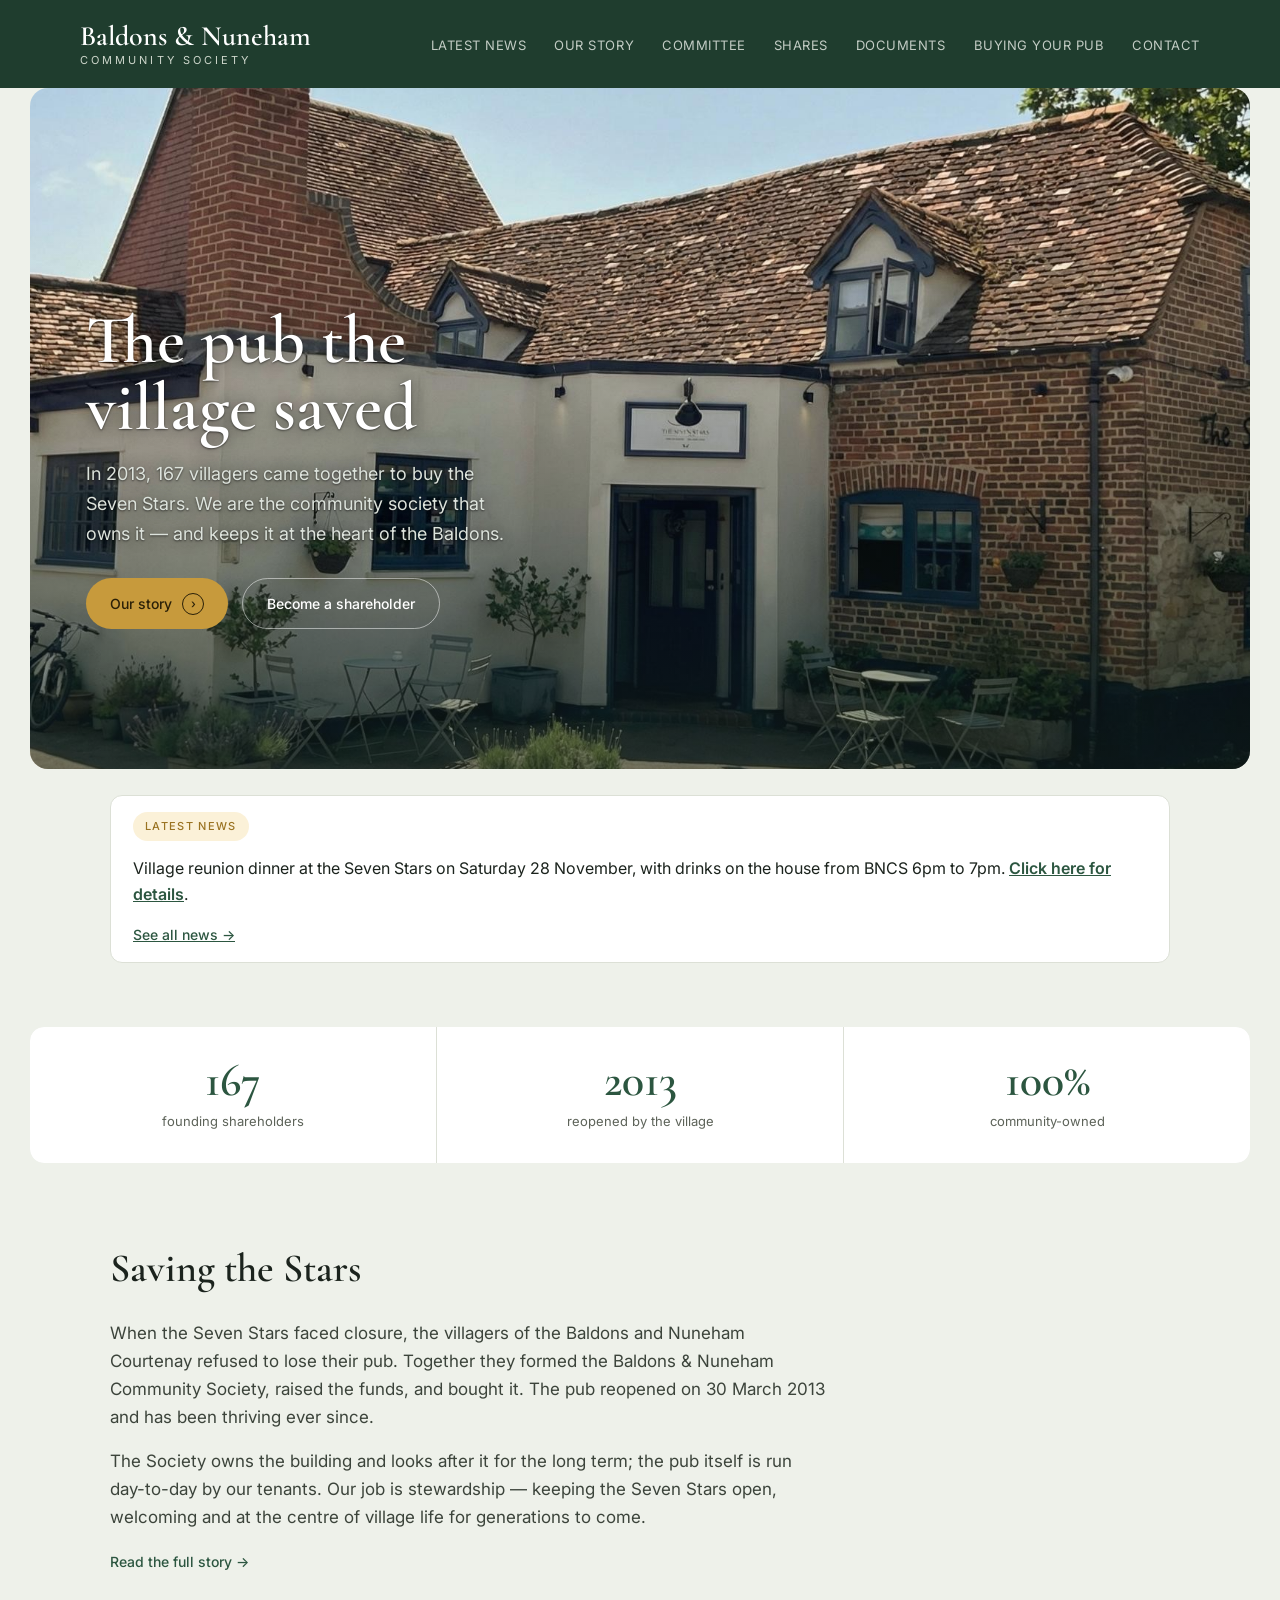
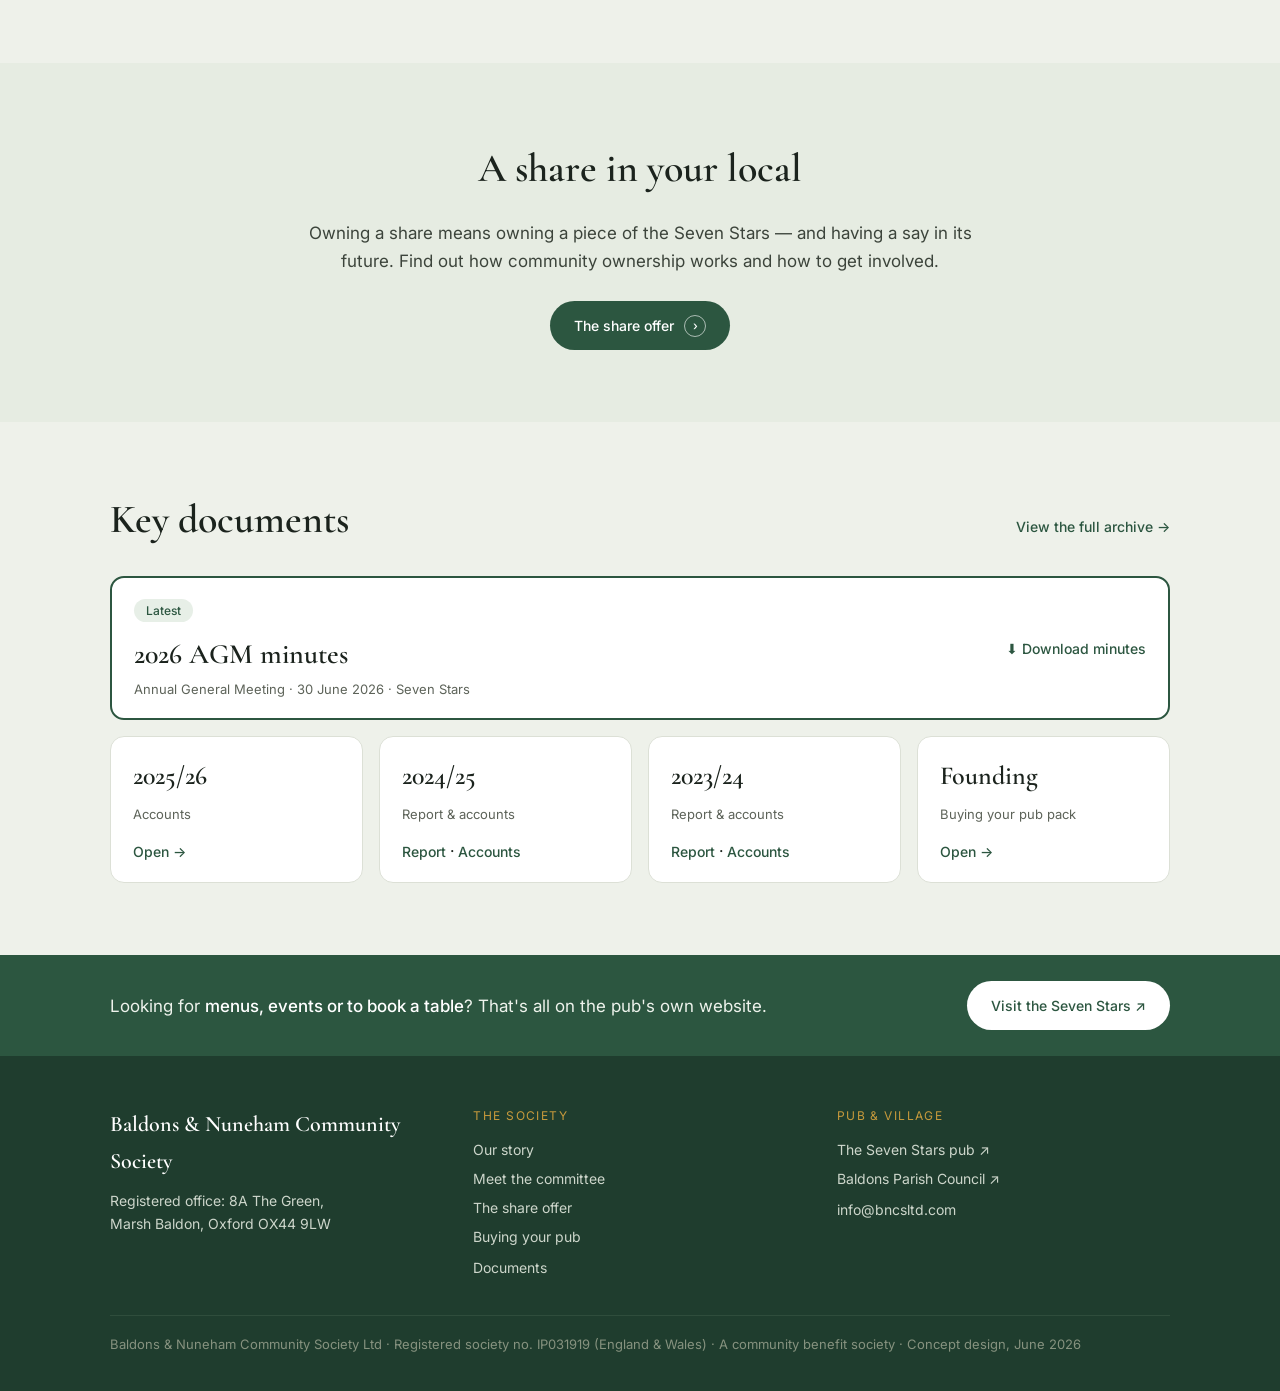
<file: index.html>
<!DOCTYPE html>
<html lang="en">
<head>
<meta charset="utf-8">
<meta name="viewport" content="width=device-width, initial-scale=1">
<title>Baldons &amp; Nuneham Community Society — the Seven Stars</title>
<link rel="preconnect" href="https://fonts.googleapis.com">
<link rel="preconnect" href="https://fonts.gstatic.com" crossorigin>
<link rel="stylesheet" href="assets/styles.css">
<script src="https://identity.netlify.com/v1/netlify-identity-widget.js"></script>
</head>
<body>

<div class="band">
  <div class="wrap topnav">
    <a class="mark" href="index.html"><span class="m1">Baldons &amp; Nuneham</span><span class="m2">Community Society</span></a>
    <nav>
      <a href="news.html">Latest news</a>
      <a href="story.html">Our story</a>
      <a href="committee.html">Committee</a>
      <a href="shares.html">Shares</a>
      <a href="documents.html">Documents</a>
      <a href="buying-your-pub.html">Buying your pub</a>
      <a href="contact.html">Contact</a>
    </nav>
    <button class="hamburger" id="menuBtn" aria-label="Open menu"><span></span><span></span><span></span></button>
  </div>
</div>

<div class="hero">
  <div class="bg"></div>
  <div class="veil"></div>
  <div class="inner">
    <h1 class="serif">The pub the<br>village saved</h1>
    <p>In 2013, 167 villagers came together to buy the Seven Stars. We are the community society that owns it — and keeps it at the heart of the Baldons.</p>
    <div class="ctas">
      <a class="btn btn-gold" href="story.html">Our story <span class="arr">›</span></a>
      <a class="btn btn-ghost" href="shares.html">Become a shareholder</a>
    </div>
  </div>
</div>

<div class="wrap" style="margin-top:26px;">
  <div id="news" class="newsbar">
    <div style="display:flex;align-items:center;gap:14px;flex-wrap:wrap;">
      <span class="tag">Latest news</span>
      <span style="font-size:16px;">Village reunion dinner at the Seven Stars on Saturday 28 November, with drinks on the house from BNCS 6pm to 7pm. <a href="village-reunion-2026.html" style="color:var(--green2);font-weight:600;text-decoration:underline;">Click here for details</a>.</span>
    </div>
    <a class="go" href="news.html">See all news →</a>
  </div>
</div>

<div class="stats">
  <div class="stat"><div class="n serif">167</div><div class="l">founding shareholders</div></div>
  <div class="stat"><div class="n serif">2013</div><div class="l">reopened by the village</div></div>
  <div class="stat"><div class="n serif">100%</div><div class="l">community-owned</div></div>
</div>

<section class="block">
  <div class="wrap">
    <h2 class="head serif">Saving the Stars</h2>
    <div class="lede">
      <p>When the Seven Stars faced closure, the villagers of the Baldons and Nuneham Courtenay refused to lose their pub. Together they formed the Baldons &amp; Nuneham Community Society, raised the funds, and bought it. The pub reopened on 30&nbsp;March&nbsp;2013 and has been thriving ever since.</p>
      <p>The Society owns the building and looks after it for the long term; the pub itself is run day-to-day by our tenants. Our job is stewardship — keeping the Seven Stars open, welcoming and at the centre of village life for generations to come.</p>
      <p style="margin-top:8px;"><a class="dl" href="story.html">Read the full story →</a></p>
    </div>
  </div>
</section>

<section class="block shares">
  <div class="wrap">
    <h2 class="head serif">A share in your local</h2>
    <div class="lede">Owning a share means owning a piece of the Seven Stars — and having a say in its future. Find out how community ownership works and how to get involved.</div>
    <a class="btn btn-green" href="shares.html">The share offer <span class="arr" style="border-color:rgba(255,255,255,.6);">›</span></a>
  </div>
</section>

<section class="block" style="padding-top:64px;">
  <div class="wrap">
    <div class="docs-head"><h2 class="head serif" style="margin:0;">Key documents</h2><span><a class="dl" href="documents.html">View the full archive →</a></span></div>

    <a class="doc featured" href="/document-library/wp-content/uploads/2026/06/BNCS-AGM-Minutes-30Jun2026.pdf">
      <div>
        <span class="pill">Latest</span>
        <div class="serif" style="font-size:28px;margin-top:8px;">2026 AGM minutes</div>
        <div class="sub2" style="margin:2px 0 0;">Annual General Meeting · 30 June 2026 · Seven Stars</div>
      </div>
      <span class="dl">⬇ Download minutes</span>
    </a>

    <div class="grid">
      <div class="doc"><div class="yr serif">2025/26</div><div class="sub2">Accounts</div><a class="dl" href="/document-library/wp-content/uploads/2026/06/BNCS-accounts-202526-for-AGM.pdf">Open →</a></div>
      <div class="doc"><div class="yr serif">2024/25</div><div class="sub2">Report &amp; accounts</div><a class="dl" href="/document-library/wp-content/uploads/2025/07/Committee-Report-2025-for-AGM-Final.pdf">Report</a> · <a class="dl" href="/document-library/wp-content/uploads/2025/07/BNCS-accounts-202425-for-AGM.pdf">Accounts</a></div>
      <div class="doc"><div class="yr serif">2023/24</div><div class="sub2">Report &amp; accounts</div><a class="dl" href="/document-library/wp-content/uploads/2024/07/BNCS-202324-Committee-Report-for-AGM.pdf">Report</a> · <a class="dl" href="/document-library/wp-content/uploads/2024/07/BNCS-202324-Accounts-for-AGM.pdf">Accounts</a></div>
      <div class="doc"><div class="yr serif">Founding</div><div class="sub2">Buying your pub pack</div><a class="dl" href="buying-your-pub.html">Open →</a></div>
    </div>
  </div>
</section>

<div class="pubstrip">
  <div class="wrap">
    <div class="t">Looking for <b>menus, events or to book a table</b>? That's all on the pub's own website.</div>
    <a class="btn btn-light" href="http://sevenstarsatmarshbaldon.co.uk/">Visit the Seven Stars ↗</a>
  </div>
</div>

<footer>
  <div class="wrap">
    <div class="fgrid">
      <div>
        <div class="fname serif">Baldons &amp; Nuneham Community Society</div>
        <div style="font-size:14px;">Registered office: 8A The Green,<br>Marsh Baldon, Oxford OX44 9LW</div>
      </div>
      <div>
        <div class="fh">The Society</div>
        <a href="story.html" style="display:block;margin-bottom:6px;">Our story</a>
        <a href="committee.html" style="display:block;margin-bottom:6px;">Meet the committee</a>
        <a href="shares.html" style="display:block;margin-bottom:6px;">The share offer</a>
        <a href="buying-your-pub.html" style="display:block;margin-bottom:6px;">Buying your pub</a>
        <a href="documents.html">Documents</a>
      </div>
      <div>
        <div class="fh">Pub &amp; village</div>
        <a href="http://sevenstarsatmarshbaldon.co.uk/" style="display:block;margin-bottom:6px;">The Seven Stars pub ↗</a>
        <a href="https://baldonspc.org/" style="display:block;margin-bottom:6px;">Baldons Parish Council ↗</a>
        <a href="mailto:info@bncsltd.com">info@bncsltd.com</a>
      </div>
    </div>
    <div class="legal">Baldons &amp; Nuneham Community Society Ltd · Registered society no. IP031919 (England &amp; Wales) · A community benefit society · Concept design, June 2026</div>
  </div>
</footer>

<script>
if (window.netlifyIdentity) {
  window.netlifyIdentity.on("init", function(user) {
    if (!user) {
      window.netlifyIdentity.on("login", function() {
        document.location.href = "/admin/";
      });
    }
  });
}
var isMobile=window.innerWidth<=820;
document.querySelectorAll('a[href$=".pdf"]').forEach(function(a){
  if(!isMobile){a.setAttribute('target','_blank');}
});
var btn=document.getElementById('menuBtn');
var nav=document.querySelector('.topnav nav');
btn.addEventListener('click',function(){
  nav.classList.toggle('open');
  btn.classList.toggle('open');
});
</script>
</body>
</html>
</file>
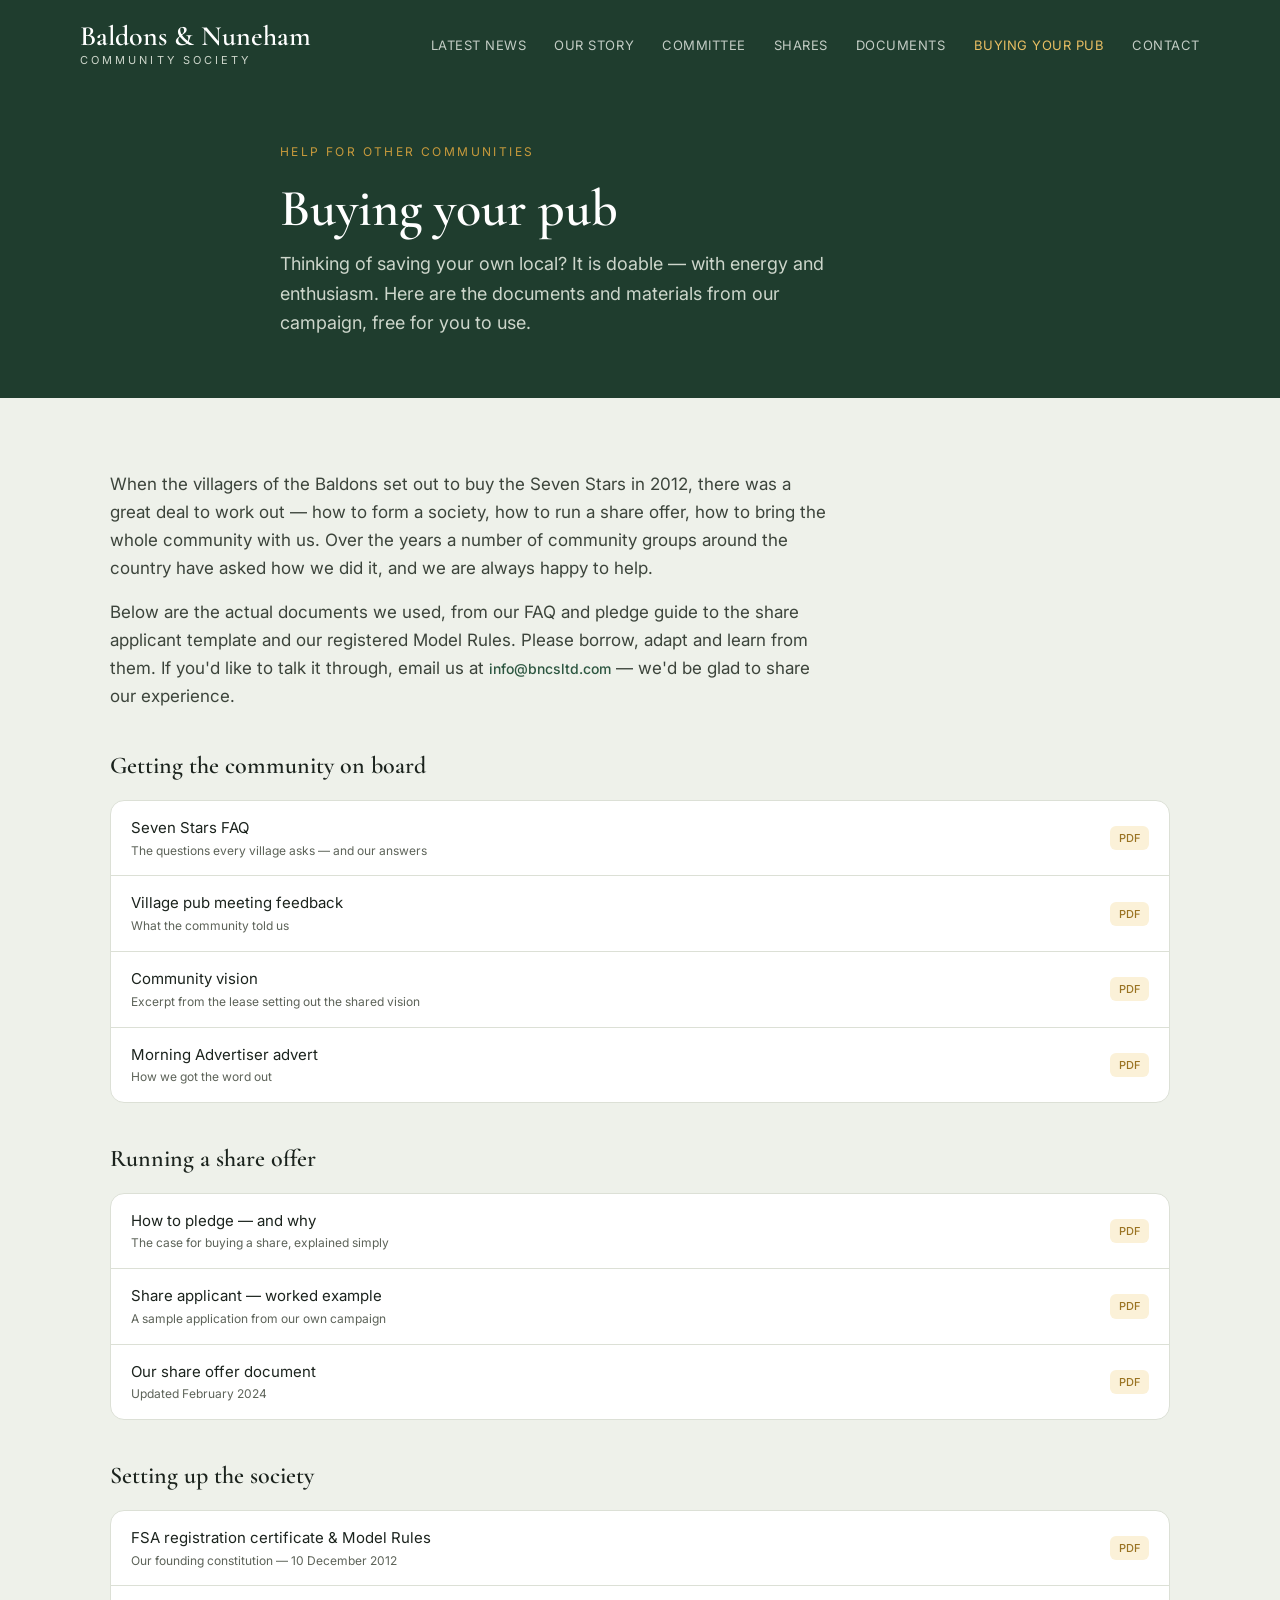
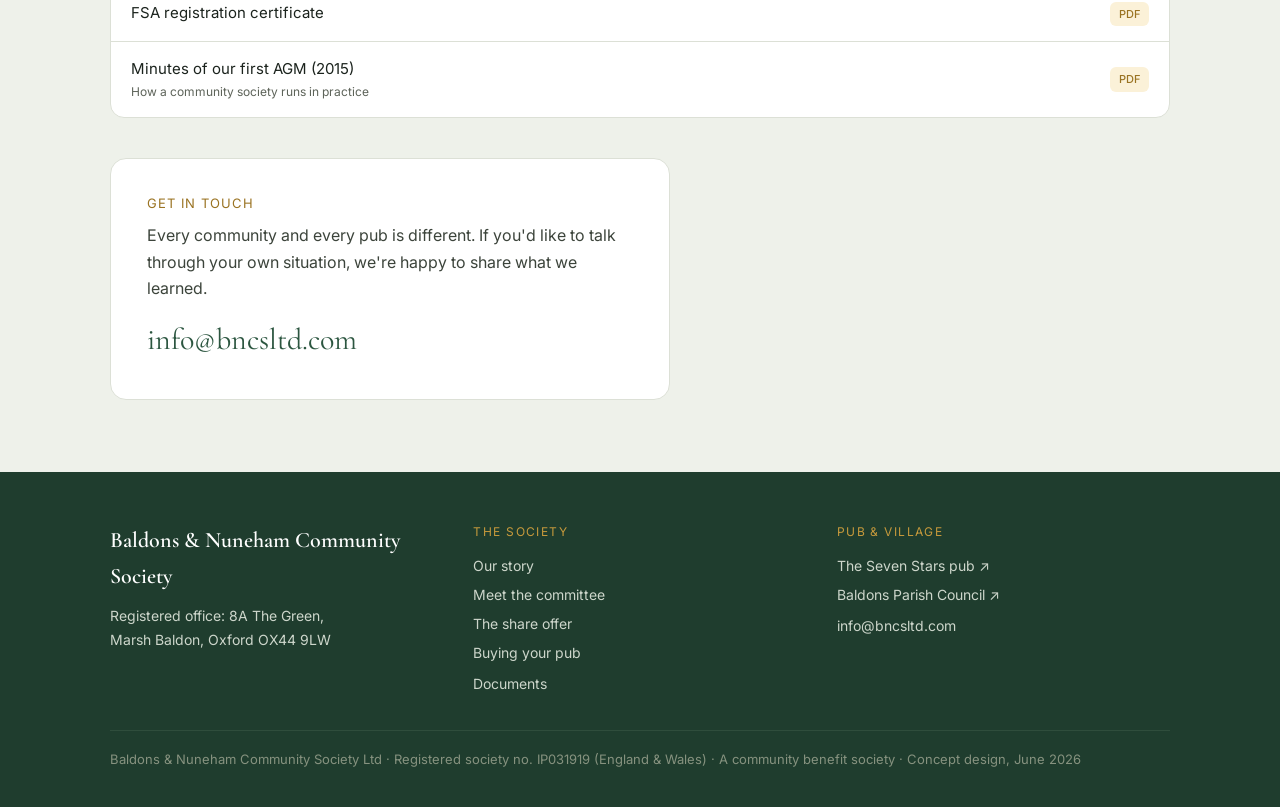
<file: buying-your-pub.html>
<!DOCTYPE html>
<html lang="en">
<head>
<meta charset="utf-8">
<meta name="viewport" content="width=device-width, initial-scale=1">
<title>Buying your pub — Baldons &amp; Nuneham Community Society</title>
<link rel="stylesheet" href="assets/styles.css">
</head>
<body>

<div class="band">
  <div class="wrap topnav">
    <a class="mark" href="index.html"><span class="m1">Baldons &amp; Nuneham</span><span class="m2">Community Society</span></a>
    <nav>
      <a href="news.html">Latest news</a>
      <a href="story.html">Our story</a>
      <a href="committee.html">Committee</a>
      <a href="shares.html">Shares</a>
      <a href="documents.html">Documents</a>
      <a href="buying-your-pub.html" class="active">Buying your pub</a>
      <a href="contact.html">Contact</a>
    </nav>
    <button class="hamburger" id="menuBtn" aria-label="Open menu"><span></span><span></span><span></span></button>
  </div>
</div>

<div class="pagehead">
  <div class="wrap inner">
    <div class="eyebrow">Help for other communities</div>
    <h1 class="serif">Buying your pub</h1>
    <p>Thinking of saving your own local? It is doable — with energy and enthusiasm. Here are the documents and materials from our campaign, free for you to use.</p>
  </div>
</div>

<section class="block">
  <div class="wrap">
    <div class="lede">
      <p>When the villagers of the Baldons set out to buy the Seven Stars in 2012, there was a great deal to work out — how to form a society, how to run a share offer, how to bring the whole community with us. Over the years a number of community groups around the country have asked how we did it, and we are always happy to help.</p>
      <p>Below are the actual documents we used, from our FAQ and pledge guide to the share applicant template and our registered Model Rules. Please borrow, adapt and learn from them. If you'd like to talk it through, email us at <a class="dl" href="mailto:info@bncsltd.com">info@bncsltd.com</a> — we'd be glad to share our experience.</p>
    </div>

    <h3 class="sub serif">Getting the community on board</h3>
    <div class="doclist">
      <a class="docrow" href="document-library/wp-content/uploads/2018/02/Seven-Stars-FAQ.pdf"><div><div class="t">Seven Stars FAQ</div><div class="meta">The questions every village asks — and our answers</div></div><span class="ext">PDF</span></a>
      <a class="docrow" href="document-library/wp-content/uploads/2018/02/Village-Pub-Meeting-feedback-v2.pdf"><div><div class="t">Village pub meeting feedback</div><div class="meta">What the community told us</div></div><span class="ext">PDF</span></a>
      <a class="docrow" href="document-library/wp-content/uploads/2018/02/Community-vision-feedback-excerpt-from-lease.pdf"><div><div class="t">Community vision</div><div class="meta">Excerpt from the lease setting out the shared vision</div></div><span class="ext">PDF</span></a>
      <a class="docrow" href="document-library/wp-content/uploads/2018/02/Morning-advertiser-advert.pdf"><div><div class="t">Morning Advertiser advert</div><div class="meta">How we got the word out</div></div><span class="ext">PDF</span></a>
    </div>

    <h3 class="sub serif">Running a share offer</h3>
    <div class="doclist">
      <a class="docrow" href="document-library/wp-content/uploads/2018/02/How-to-Pledge-and-Why.pdf"><div><div class="t">How to pledge — and why</div><div class="meta">The case for buying a share, explained simply</div></div><span class="ext">PDF</span></a>
      <a class="docrow" href="document-library/wp-content/uploads/2018/02/Applicant-Template.pdf"><div><div class="t">Share applicant — worked example</div><div class="meta">A sample application from our own campaign</div></div><span class="ext">PDF</span></a>
      <a class="docrow" href="document-library/wp-content/uploads/2024/02/Update-Share-Offer-February-2024-FINAL.pdf"><div><div class="t">Our share offer document</div><div class="meta">Updated February 2024</div></div><span class="ext">PDF</span></a>
    </div>

    <h3 class="sub serif">Setting up the society</h3>
    <div class="doclist">
      <a class="docrow" href="document-library/wp-content/uploads/2019/09/2012-12-10-BNCS-Ltd-FSA-registration-certificate-and-Model-Rules-.pdf"><div><div class="t">FSA registration certificate &amp; Model Rules</div><div class="meta">Our founding constitution — 10 December 2012</div></div><span class="ext">PDF</span></a>
      <a class="docrow" href="document-library/wp-content/uploads/2018/05/FSA-Registration-Cert.pdf"><div><div class="t">FSA registration certificate</div></div><span class="ext">PDF</span></a>
      <a class="docrow" href="document-library/wp-content/uploads/2018/02/Seven-Stars-Minutes-AGM-2015.pdf"><div><div class="t">Minutes of our first AGM (2015)</div><div class="meta">How a community society runs in practice</div></div><span class="ext">PDF</span></a>
    </div>

    <div class="contactcard" style="margin-top:40px;">
      <div style="font-size:13px;letter-spacing:.08em;text-transform:uppercase;color:var(--gold-dk);margin-bottom:8px;">Get in touch</div>
      <p style="margin:0 0 14px;color:#3c443b;">Every community and every pub is different. If you'd like to talk through your own situation, we're happy to share what we learned.</p>
      <a class="big" href="mailto:info@bncsltd.com">info@bncsltd.com</a>
    </div>
  </div>
</section>

<footer>
  <div class="wrap">
    <div class="fgrid">
      <div>
        <div class="fname serif">Baldons &amp; Nuneham Community Society</div>
        <div style="font-size:14px;">Registered office: 8A The Green,<br>Marsh Baldon, Oxford OX44 9LW</div>
      </div>
      <div>
        <div class="fh">The Society</div>
        <a href="story.html" style="display:block;margin-bottom:6px;">Our story</a>
        <a href="committee.html" style="display:block;margin-bottom:6px;">Meet the committee</a>
        <a href="shares.html" style="display:block;margin-bottom:6px;">The share offer</a>
        <a href="buying-your-pub.html" style="display:block;margin-bottom:6px;">Buying your pub</a>
        <a href="documents.html">Documents</a>
      </div>
      <div>
        <div class="fh">Pub &amp; village</div>
        <a href="http://sevenstarsatmarshbaldon.co.uk/" style="display:block;margin-bottom:6px;">The Seven Stars pub ↗</a>
        <a href="https://baldonspc.org/" style="display:block;margin-bottom:6px;">Baldons Parish Council ↗</a>
        <a href="mailto:info@bncsltd.com">info@bncsltd.com</a>
      </div>
    </div>
    <div class="legal">Baldons &amp; Nuneham Community Society Ltd · Registered society no. IP031919 (England &amp; Wales) · A community benefit society · Concept design, June 2026</div>
  </div>
</footer>

<script>
var isMobile=window.innerWidth<=820;
document.querySelectorAll('a[href$=".pdf"]').forEach(function(a){
  if(!isMobile){a.setAttribute('target','_blank');}
});
var btn=document.getElementById('menuBtn');
var nav=document.querySelector('.topnav nav');
btn.addEventListener('click',function(){
  nav.classList.toggle('open');
  btn.classList.toggle('open');
});
</script>
</body>
</html>
</file>
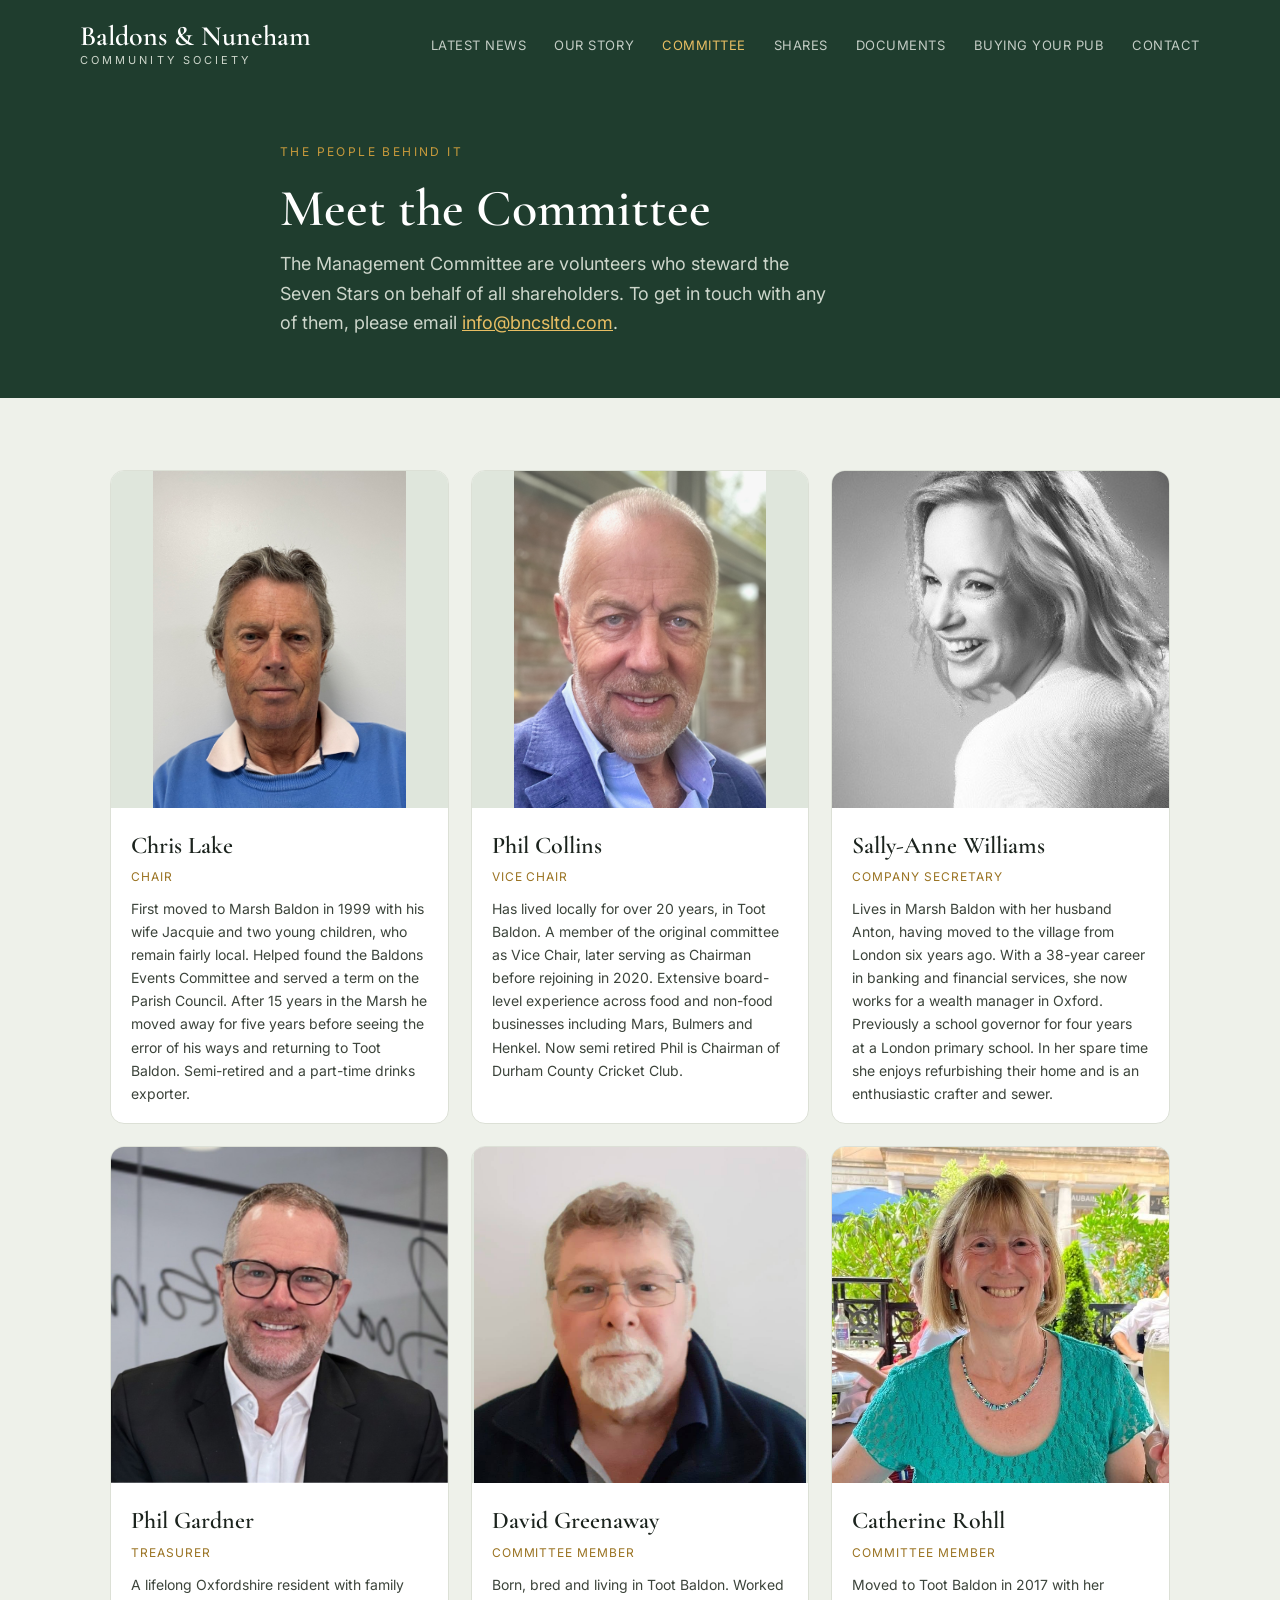
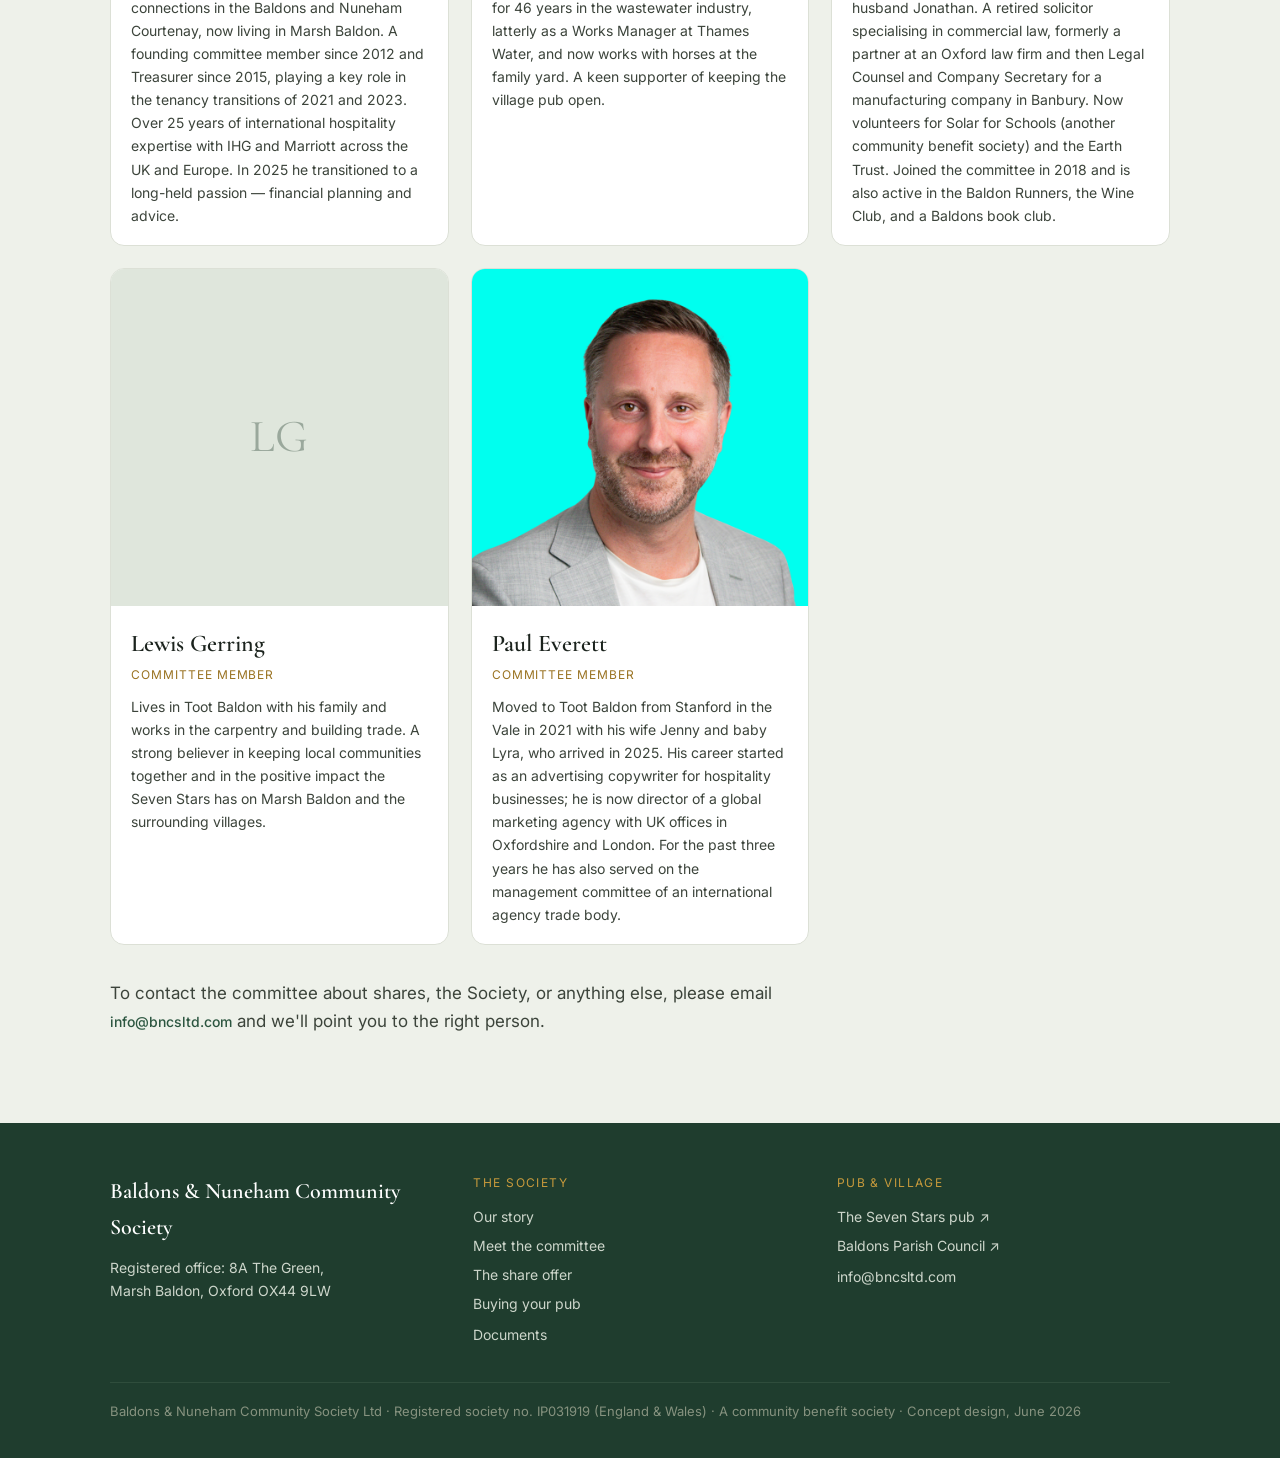
<file: committee.html>
<!DOCTYPE html>
<html lang="en">
<head>
<meta charset="utf-8">
<meta name="viewport" content="width=device-width, initial-scale=1">
<title>Meet the Committee — Baldons &amp; Nuneham Community Society</title>
<link rel="stylesheet" href="assets/styles.css">
</head>
<body>

<div class="band">
  <div class="wrap topnav">
    <a class="mark" href="index.html"><span class="m1">Baldons &amp; Nuneham</span><span class="m2">Community Society</span></a>
    <nav>
      <a href="news.html">Latest news</a>
      <a href="story.html">Our story</a>
      <a href="committee.html" class="active">Committee</a>
      <a href="shares.html">Shares</a>
      <a href="documents.html">Documents</a>
      <a href="buying-your-pub.html">Buying your pub</a>
      <a href="contact.html">Contact</a>
    </nav>
    <button class="hamburger" id="menuBtn" aria-label="Open menu"><span></span><span></span><span></span></button>
  </div>
</div>

<div class="pagehead">
  <div class="wrap inner">
    <div class="eyebrow">The people behind it</div>
    <h1 class="serif">Meet the Committee</h1>
    <p>The Management Committee are volunteers who steward the Seven Stars on behalf of all shareholders. To get in touch with any of them, please email <a href="mailto:info@bncsltd.com" style="color:#e8be63;">info@bncsltd.com</a>.</p>
  </div>
</div>

<section class="block">
  <div class="wrap">
    <div class="team">

      <div class="member">
        <div class="photo"><img src="assets/photo-chris-lake.jpg" alt="Chris Lake"></div>
        <div class="body"><div class="name">Chris Lake</div><div class="role">Chair</div><div class="bio">First moved to Marsh Baldon in 1999 with his wife Jacquie and two young children, who remain fairly local. Helped found the Baldons Events Committee and served a term on the Parish Council. After 15 years in the Marsh he moved away for five years before seeing the error of his ways and returning to Toot Baldon. Semi-retired and a part-time drinks exporter.</div></div>
      </div>

      <div class="member">
        <div class="photo"><img src="assets/photo-phil-collins.jpg" alt="Phil Collins"></div>
        <div class="body"><div class="name">Phil Collins</div><div class="role">Vice Chair</div><div class="bio">Has lived locally for over 20 years, in Toot Baldon. A member of the original committee as Vice Chair, later serving as Chairman before rejoining in 2020. Extensive board-level experience across food and non-food businesses including Mars, Bulmers and Henkel. Now semi retired Phil is Chairman of Durham County Cricket Club.</div></div>
      </div>

      <div class="member">
        <div class="photo"><img src="assets/photo-sally-anne-williams.jpeg" alt="Sally-Anne Williams"></div>
        <div class="body"><div class="name">Sally-Anne Williams</div><div class="role">Company Secretary</div><div class="bio">Lives in Marsh Baldon with her husband Anton, having moved to the village from London six years ago. With a 38-year career in banking and financial services, she now works for a wealth manager in Oxford. Previously a school governor for four years at a London primary school. In her spare time she enjoys refurbishing their home and is an enthusiastic crafter and sewer.</div></div>
      </div>

      <div class="member">
        <div class="photo"><img src="assets/photo-philip-gardner.jpeg" alt="Phil Gardner"></div>
        <div class="body"><div class="name">Phil Gardner</div><div class="role">Treasurer</div><div class="bio">A lifelong Oxfordshire resident with family connections in the Baldons and Nuneham Courtenay, now living in Marsh Baldon. A founding committee member since 2012 and Treasurer since 2015, playing a key role in the tenancy transitions of 2021 and 2023. Over 25 years of international hospitality expertise with IHG and Marriott across the UK and Europe. In 2025 he transitioned to a long-held passion — financial planning and advice.</div></div>
      </div>

      <div class="member">
        <div class="photo"><img src="assets/photo-david-greenaway.jpg" alt="David Greenaway"></div>
        <div class="body"><div class="name">David Greenaway</div><div class="role">Committee member</div><div class="bio">Born, bred and living in Toot Baldon. Worked for 46 years in the wastewater industry, latterly as a Works Manager at Thames Water, and now works with horses at the family yard. A keen supporter of keeping the village pub open.</div></div>
      </div>

      <div class="member">
        <div class="photo"><img src="assets/photo-catherine-rohll.jpeg" alt="Catherine Rohll"></div>
        <div class="body"><div class="name">Catherine Rohll</div><div class="role">Committee member</div><div class="bio">Moved to Toot Baldon in 2017 with her husband Jonathan. A retired solicitor specialising in commercial law, formerly a partner at an Oxford law firm and then Legal Counsel and Company Secretary for a manufacturing company in Banbury. Now volunteers for Solar for Schools (another community benefit society) and the Earth Trust. Joined the committee in 2018 and is also active in the Baldon Runners, the Wine Club, and a Baldons book club.</div></div>
      </div>

      <div class="member">
        <div class="photo"><span class="initials">LG</span></div>
        <div class="body"><div class="name">Lewis Gerring</div><div class="role">Committee member</div><div class="bio">Lives in Toot Baldon with his family and works in the carpentry and building trade. A strong believer in keeping local communities together and in the positive impact the Seven Stars has on Marsh Baldon and the surrounding villages.</div></div>
      </div>

      <div class="member">
        <div class="photo"><img src="assets/photo-paul-everett.png" alt="Paul Everett"></div>
        <div class="body"><div class="name">Paul Everett</div><div class="role">Committee member</div><div class="bio">Moved to Toot Baldon from Stanford in the Vale in 2021 with his wife Jenny and baby Lyra, who arrived in 2025. His career started as an advertising copywriter for hospitality businesses; he is now director of a global marketing agency with UK offices in Oxfordshire and London. For the past three years he has also served on the management committee of an international agency trade body.</div></div>
      </div>

    </div>

    <div class="lede" style="margin-top:34px;">
      <p>To contact the committee about shares, the Society, or anything else, please email <a class="dl" href="mailto:info@bncsltd.com">info@bncsltd.com</a> and we'll point you to the right person.</p>
    </div>
  </div>
</section>

<footer>
  <div class="wrap">
    <div class="fgrid">
      <div>
        <div class="fname serif">Baldons &amp; Nuneham Community Society</div>
        <div style="font-size:14px;">Registered office: 8A The Green,<br>Marsh Baldon, Oxford OX44 9LW</div>
      </div>
      <div>
        <div class="fh">The Society</div>
        <a href="story.html" style="display:block;margin-bottom:6px;">Our story</a>
        <a href="committee.html" style="display:block;margin-bottom:6px;">Meet the committee</a>
        <a href="shares.html" style="display:block;margin-bottom:6px;">The share offer</a>
        <a href="buying-your-pub.html" style="display:block;margin-bottom:6px;">Buying your pub</a>
        <a href="documents.html">Documents</a>
      </div>
      <div>
        <div class="fh">Pub &amp; village</div>
        <a href="http://sevenstarsatmarshbaldon.co.uk/" style="display:block;margin-bottom:6px;">The Seven Stars pub ↗</a>
        <a href="https://baldonspc.org/" style="display:block;margin-bottom:6px;">Baldons Parish Council ↗</a>
        <a href="mailto:info@bncsltd.com">info@bncsltd.com</a>
      </div>
    </div>
    <div class="legal">Baldons &amp; Nuneham Community Society Ltd · Registered society no. IP031919 (England &amp; Wales) · A community benefit society · Concept design, June 2026</div>
  </div>
</footer>

<script>
var isMobile=window.innerWidth<=820;
document.querySelectorAll('a[href$=".pdf"]').forEach(function(a){
  if(!isMobile){a.setAttribute('target','_blank');}
});
var btn=document.getElementById('menuBtn');
var nav=document.querySelector('.topnav nav');
btn.addEventListener('click',function(){
  nav.classList.toggle('open');
  btn.classList.toggle('open');
});
</script>
</body>
</html>
</file>
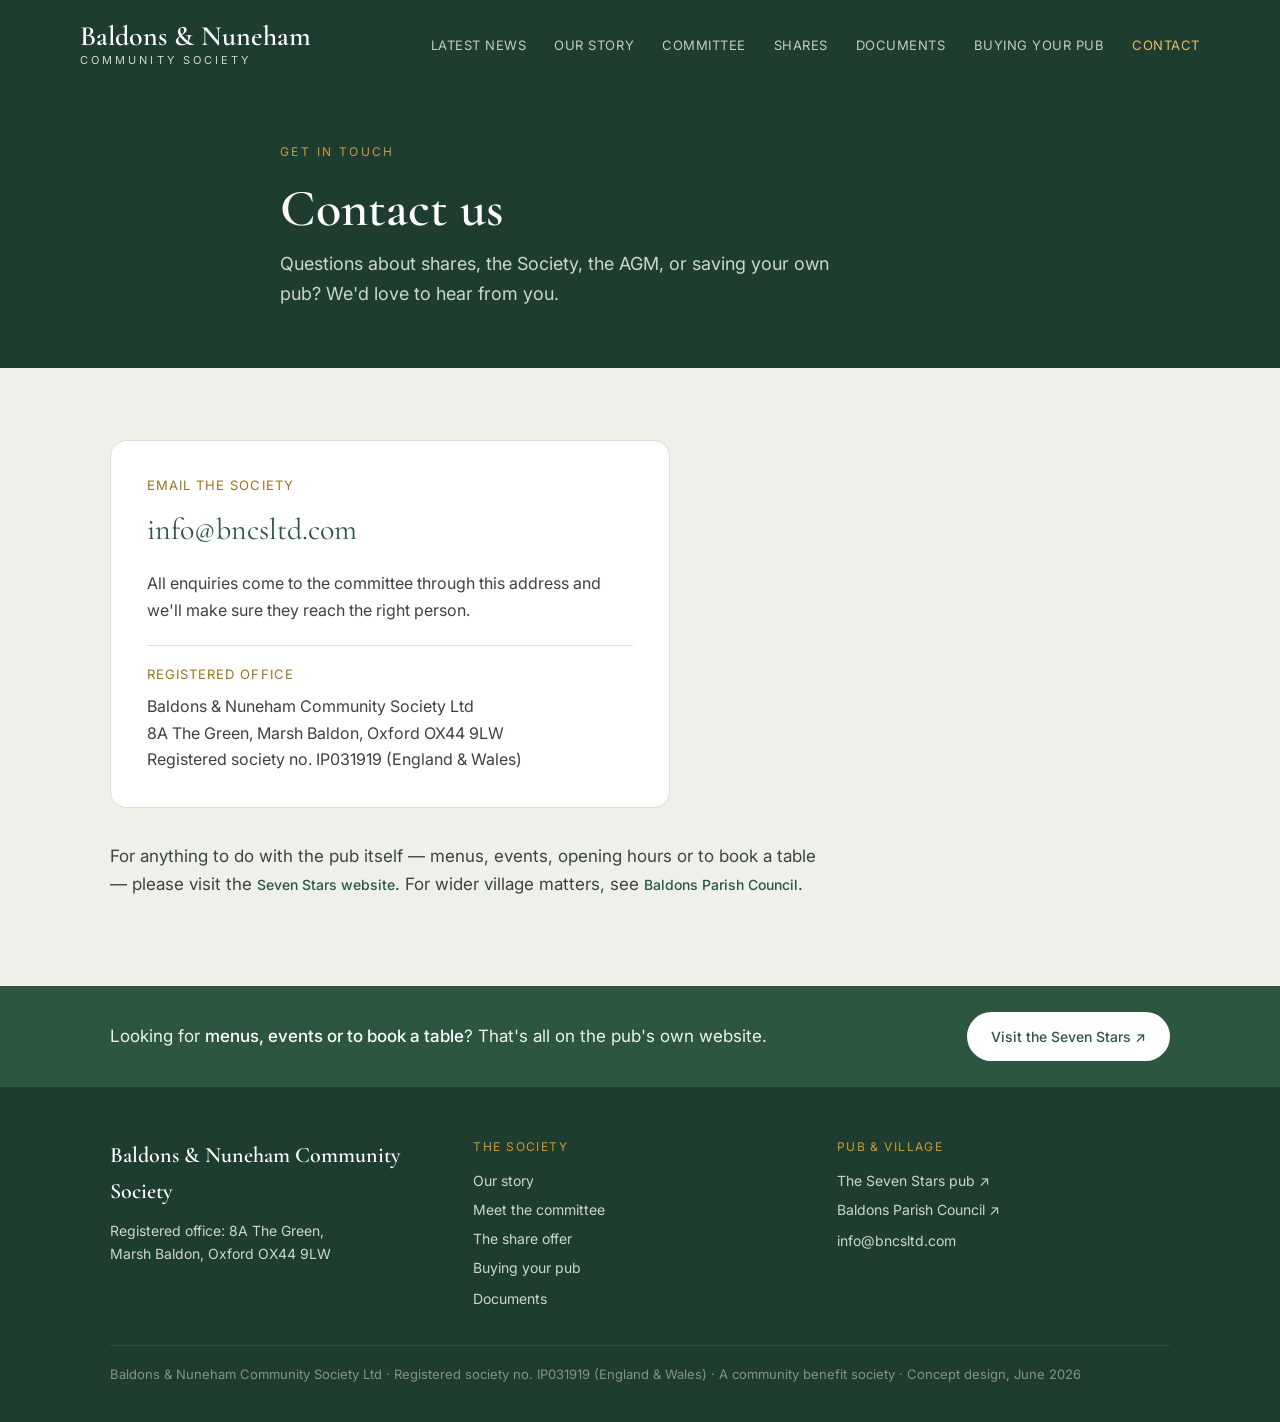
<file: contact.html>
<!DOCTYPE html>
<html lang="en">
<head>
<meta charset="utf-8">
<meta name="viewport" content="width=device-width, initial-scale=1">
<title>Contact — Baldons &amp; Nuneham Community Society</title>
<link rel="stylesheet" href="assets/styles.css">
</head>
<body>

<div class="band">
  <div class="wrap topnav">
    <a class="mark" href="index.html"><span class="m1">Baldons &amp; Nuneham</span><span class="m2">Community Society</span></a>
    <nav>
      <a href="news.html">Latest news</a>
      <a href="story.html">Our story</a>
      <a href="committee.html">Committee</a>
      <a href="shares.html">Shares</a>
      <a href="documents.html">Documents</a>
      <a href="buying-your-pub.html">Buying your pub</a>
      <a href="contact.html" class="active">Contact</a>
    </nav>
    <button class="hamburger" id="menuBtn" aria-label="Open menu"><span></span><span></span><span></span></button>
  </div>
</div>

<div class="pagehead">
  <div class="wrap inner">
    <div class="eyebrow">Get in touch</div>
    <h1 class="serif">Contact us</h1>
    <p>Questions about shares, the Society, the AGM, or saving your own pub? We'd love to hear from you.</p>
  </div>
</div>

<section class="block">
  <div class="wrap">
    <div class="contactcard">
      <div style="font-size:13px;letter-spacing:.08em;text-transform:uppercase;color:var(--gold-dk);margin-bottom:8px;">Email the Society</div>
      <a class="big" href="mailto:info@bncsltd.com">info@bncsltd.com</a>
      <p style="margin:16px 0 0;color:#3c443b;">All enquiries come to the committee through this address and we'll make sure they reach the right person.</p>
      <div style="border-top:1px solid var(--line);margin-top:22px;padding-top:18px;">
        <div style="font-size:13px;letter-spacing:.08em;text-transform:uppercase;color:var(--gold-dk);margin-bottom:8px;">Registered office</div>
        <div style="color:#3c443b;">Baldons &amp; Nuneham Community Society Ltd<br>8A The Green, Marsh Baldon, Oxford OX44 9LW<br>Registered society no. IP031919 (England &amp; Wales)</div>
      </div>
    </div>

    <div class="lede" style="margin-top:34px;">
      <p>For anything to do with the pub itself — menus, events, opening hours or to book a table — please visit the <a class="dl" href="http://sevenstarsatmarshbaldon.co.uk/" target="_blank" rel="noopener">Seven Stars website</a>. For wider village matters, see <a class="dl" href="https://baldonspc.org/" target="_blank" rel="noopener">Baldons Parish Council</a>.</p>
    </div>
  </div>
</section>

<div class="pubstrip">
  <div class="wrap">
    <div class="t">Looking for <b>menus, events or to book a table</b>? That's all on the pub's own website.</div>
    <a class="btn btn-light" href="http://sevenstarsatmarshbaldon.co.uk/">Visit the Seven Stars ↗</a>
  </div>
</div>

<footer>
  <div class="wrap">
    <div class="fgrid">
      <div>
        <div class="fname serif">Baldons &amp; Nuneham Community Society</div>
        <div style="font-size:14px;">Registered office: 8A The Green,<br>Marsh Baldon, Oxford OX44 9LW</div>
      </div>
      <div>
        <div class="fh">The Society</div>
        <a href="story.html" style="display:block;margin-bottom:6px;">Our story</a>
        <a href="committee.html" style="display:block;margin-bottom:6px;">Meet the committee</a>
        <a href="shares.html" style="display:block;margin-bottom:6px;">The share offer</a>
        <a href="buying-your-pub.html" style="display:block;margin-bottom:6px;">Buying your pub</a>
        <a href="documents.html">Documents</a>
      </div>
      <div>
        <div class="fh">Pub &amp; village</div>
        <a href="http://sevenstarsatmarshbaldon.co.uk/" style="display:block;margin-bottom:6px;">The Seven Stars pub ↗</a>
        <a href="https://baldonspc.org/" style="display:block;margin-bottom:6px;">Baldons Parish Council ↗</a>
        <a href="mailto:info@bncsltd.com">info@bncsltd.com</a>
      </div>
    </div>
    <div class="legal">Baldons &amp; Nuneham Community Society Ltd · Registered society no. IP031919 (England &amp; Wales) · A community benefit society · Concept design, June 2026</div>
  </div>
</footer>

<script>
var isMobile=window.innerWidth<=820;
document.querySelectorAll('a[href$=".pdf"]').forEach(function(a){
  if(!isMobile){a.setAttribute('target','_blank');}
});
var btn=document.getElementById('menuBtn');
var nav=document.querySelector('.topnav nav');
btn.addEventListener('click',function(){
  nav.classList.toggle('open');
  btn.classList.toggle('open');
});
</script>
</body>
</html>
</file>
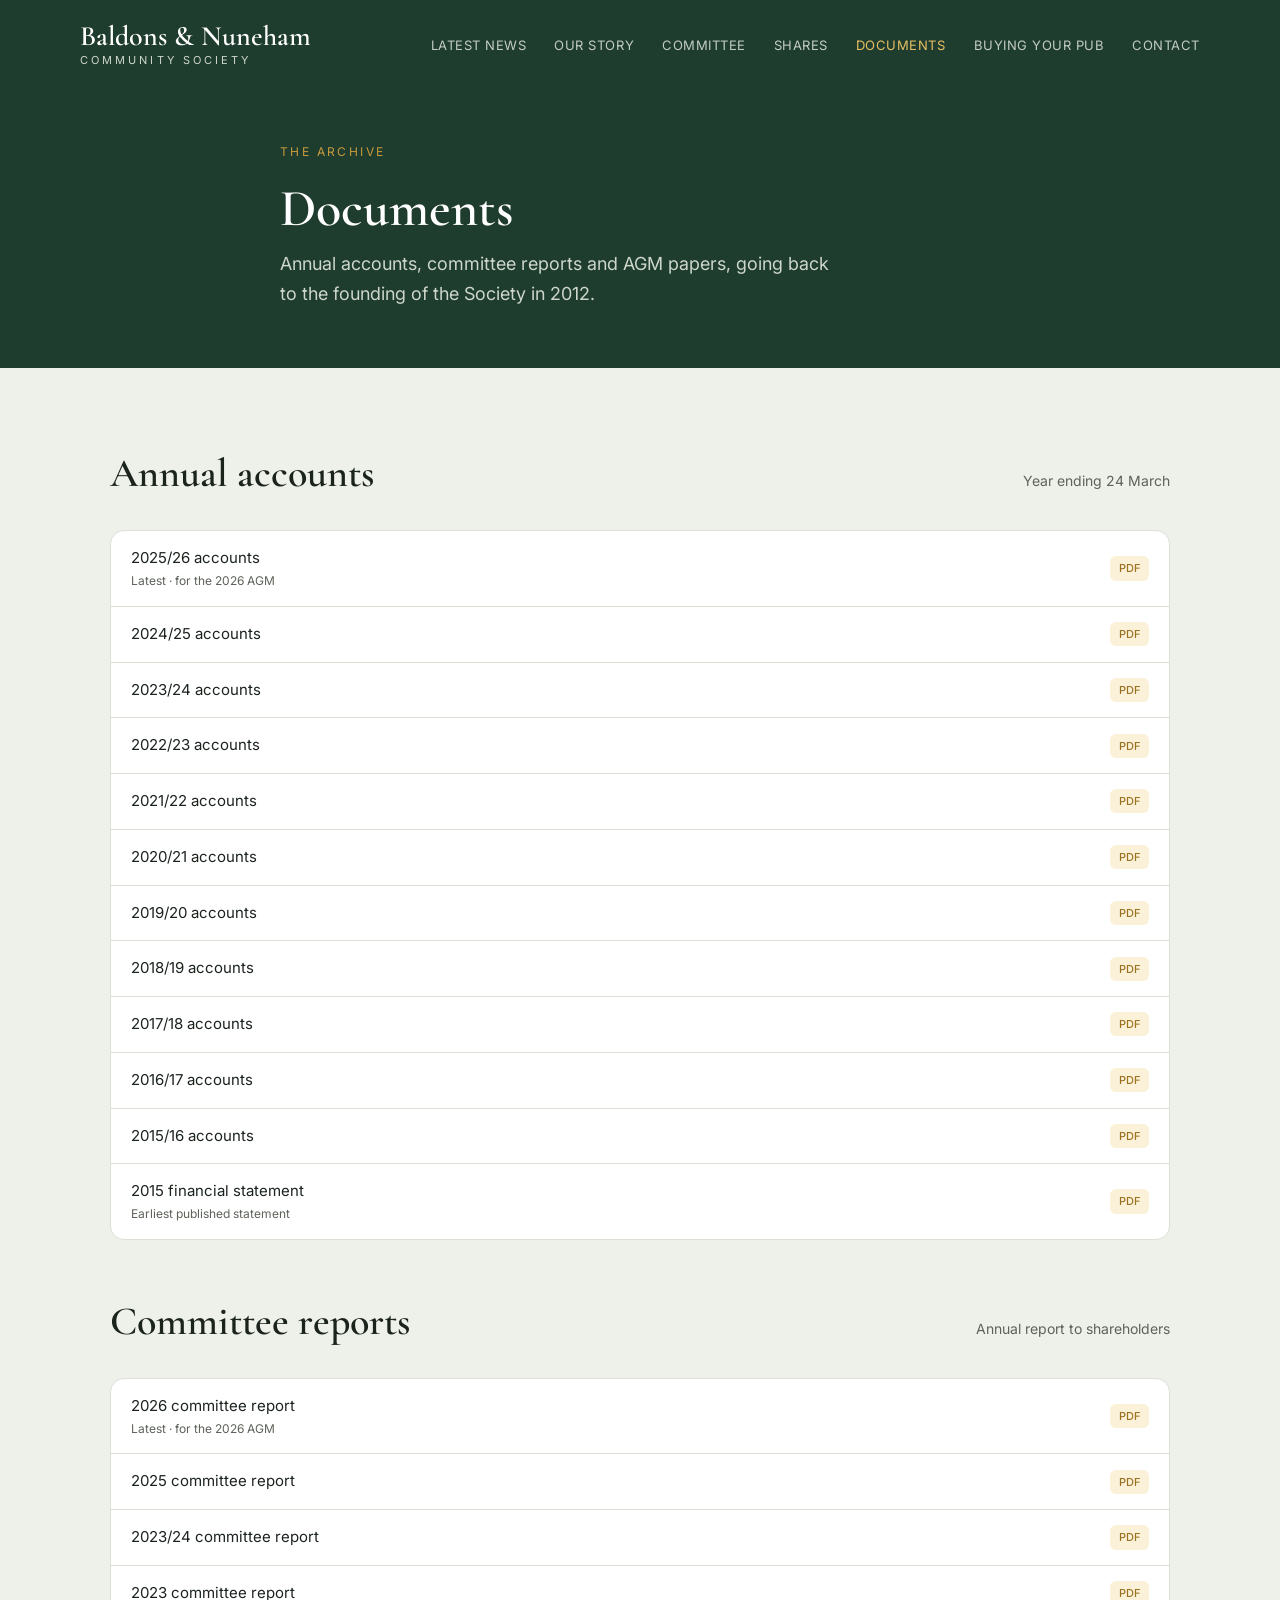
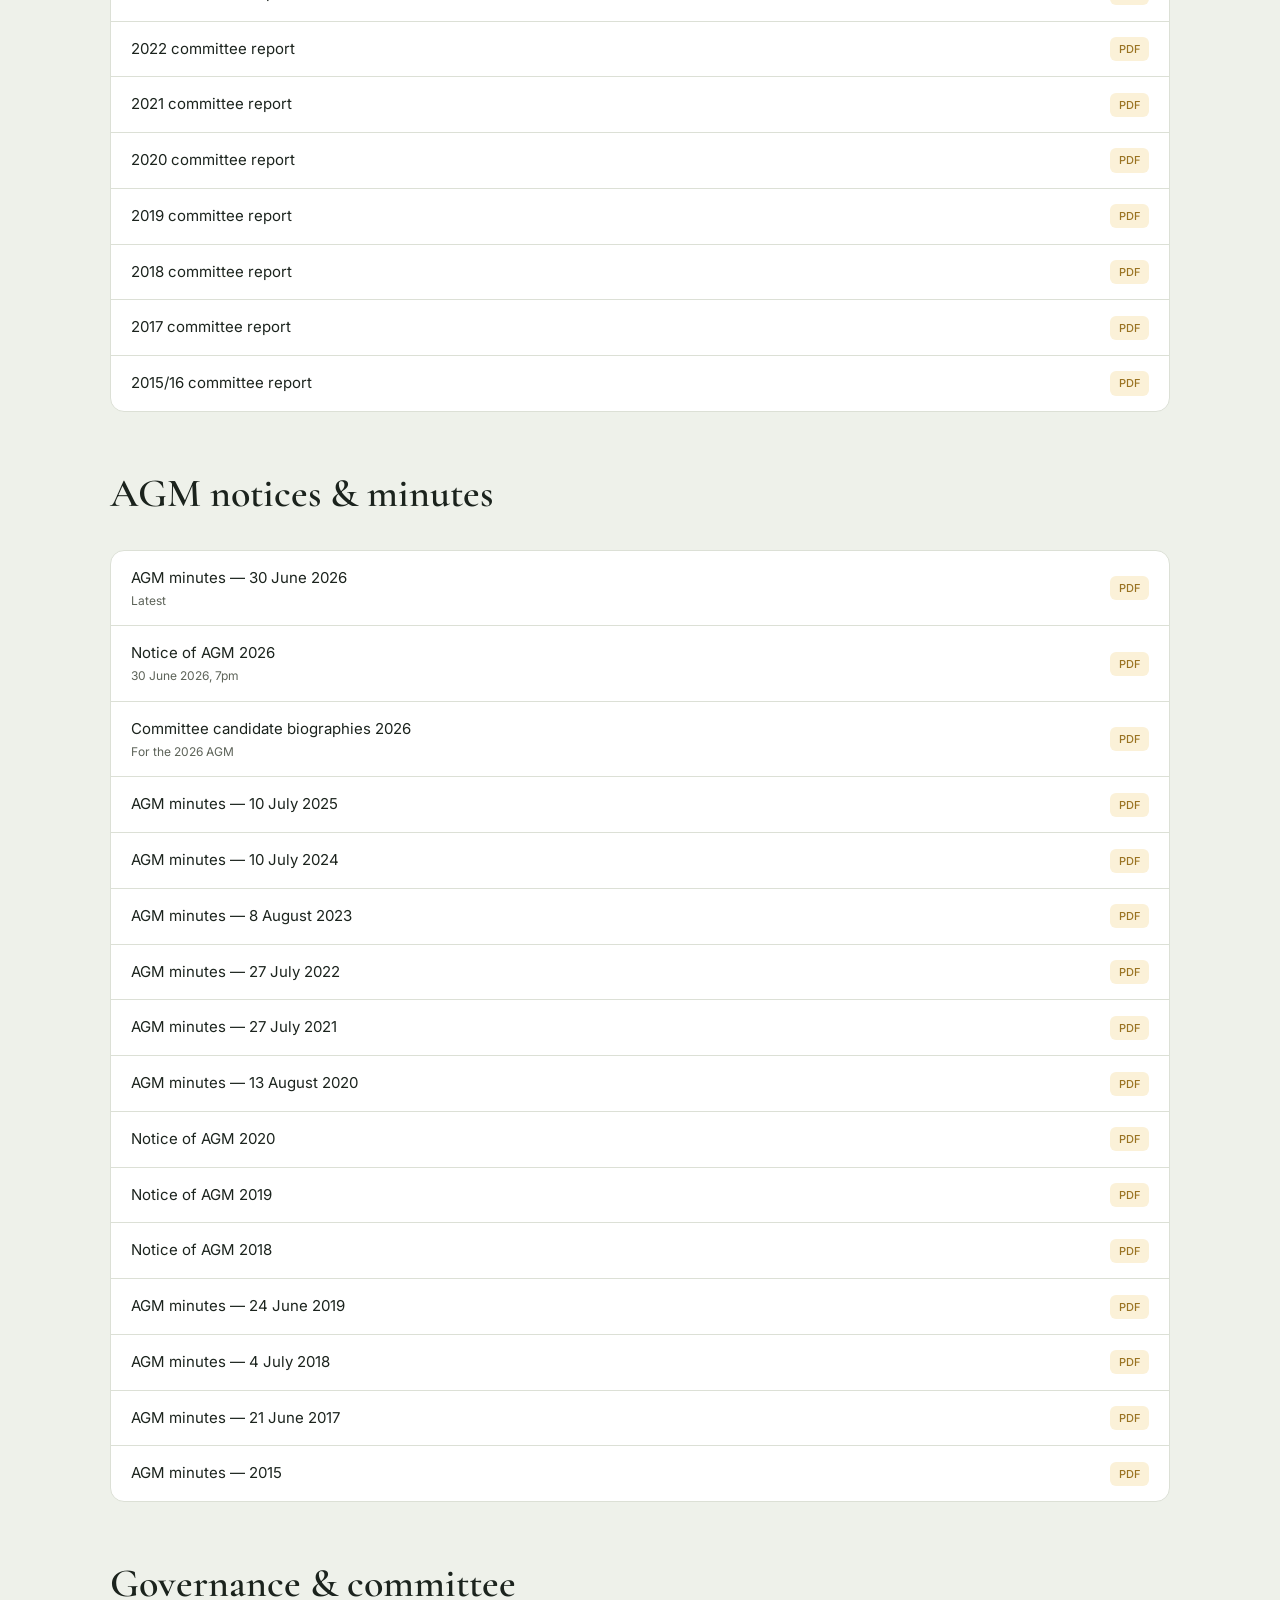
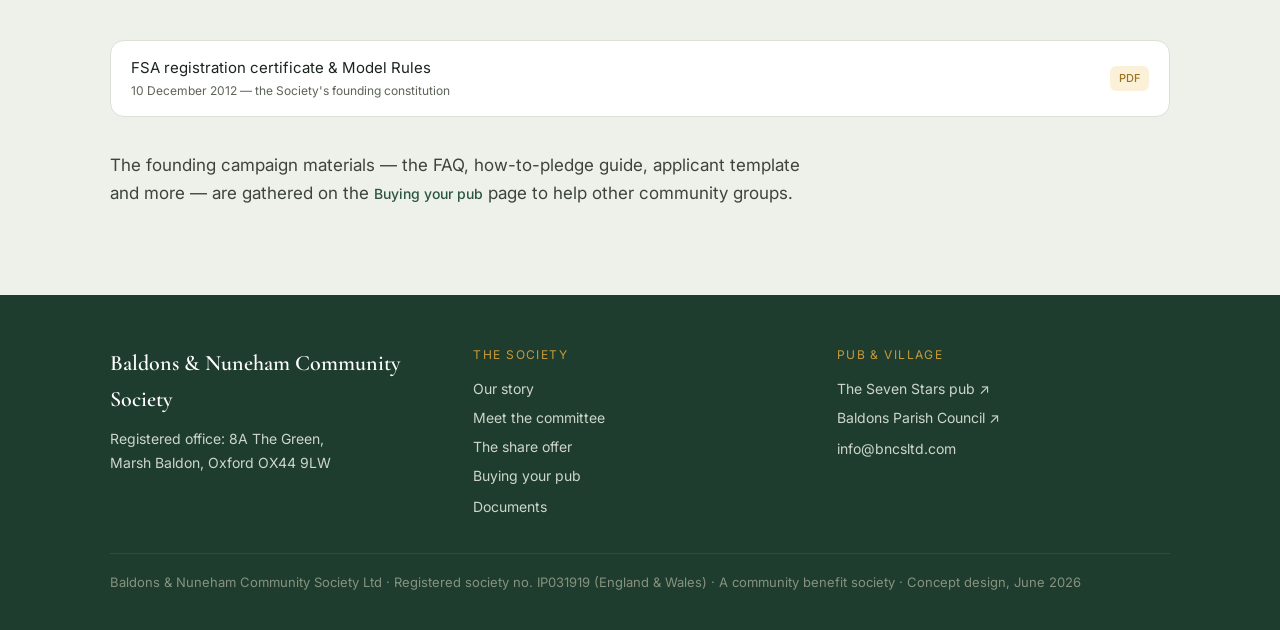
<file: documents.html>
<!DOCTYPE html>
<html lang="en">
<head>
<meta charset="utf-8">
<meta name="viewport" content="width=device-width, initial-scale=1">
<title>Documents — Baldons &amp; Nuneham Community Society</title>
<link rel="stylesheet" href="assets/styles.css">
</head>
<body>

<div class="band">
  <div class="wrap topnav">
    <a class="mark" href="index.html"><span class="m1">Baldons &amp; Nuneham</span><span class="m2">Community Society</span></a>
    <nav>
      <a href="news.html">Latest news</a>
      <a href="story.html">Our story</a>
      <a href="committee.html">Committee</a>
      <a href="shares.html">Shares</a>
      <a href="documents.html" class="active">Documents</a>
      <a href="buying-your-pub.html">Buying your pub</a>
      <a href="contact.html">Contact</a>
    </nav>
    <button class="hamburger" id="menuBtn" aria-label="Open menu"><span></span><span></span><span></span></button>
  </div>
</div>

<div class="pagehead">
  <div class="wrap inner">
    <div class="eyebrow">The archive</div>
    <h1 class="serif">Documents</h1>
    <p>Annual accounts, committee reports and AGM papers, going back to the founding of the Society in 2012.</p>
  </div>
</div>

<section class="block">
  <div class="wrap">

    <div class="docs-head"><h2 class="head serif" style="margin:0;">Annual accounts</h2><span>Year ending 24 March</span></div>
    <div class="doclist">
      <a class="docrow" href="document-library/wp-content/uploads/2026/06/BNCS-accounts-202526-for-AGM.pdf"><div><div class="t">2025/26 accounts</div><div class="meta">Latest · for the 2026 AGM</div></div><span class="ext">PDF</span></a>
      <a class="docrow" href="document-library/wp-content/uploads/2025/07/BNCS-accounts-202425-for-AGM.pdf"><div><div class="t">2024/25 accounts</div></div><span class="ext">PDF</span></a>
      <a class="docrow" href="document-library/wp-content/uploads/2024/07/BNCS-202324-Accounts-for-AGM.pdf"><div><div class="t">2023/24 accounts</div></div><span class="ext">PDF</span></a>
      <a class="docrow" href="document-library/wp-content/uploads/2023/08/BNCS-accounts-to-24Mar2023-1.pdf"><div><div class="t">2022/23 accounts</div></div><span class="ext">PDF</span></a>
      <a class="docrow" href="document-library/wp-content/uploads/2022/07/Baldons-and-Nuneham-signed-accounts-2022.pdf"><div><div class="t">2021/22 accounts</div></div><span class="ext">PDF</span></a>
      <a class="docrow" href="document-library/wp-content/uploads/2021/07/BNCS-Final-Account-202021-1.pdf"><div><div class="t">2020/21 accounts</div></div><span class="ext">PDF</span></a>
      <a class="docrow" href="document-library/wp-content/uploads/2020/07/BNCS-Signed-accs-20.pdf"><div><div class="t">2019/20 accounts</div></div><span class="ext">PDF</span></a>
      <a class="docrow" href="document-library/wp-content/uploads/2019/06/BNCS-Final-Accs-18-19.pdf"><div><div class="t">2018/19 accounts</div></div><span class="ext">PDF</span></a>
      <a class="docrow" href="document-library/wp-content/uploads/2018/07/BNCS-Final-Accounts-201718.pdf"><div><div class="t">2017/18 accounts</div></div><span class="ext">PDF</span></a>
      <a class="docrow" href="document-library/wp-content/uploads/2017/06/BNCS-Final-Accs-17-1.pdf"><div><div class="t">2016/17 accounts</div></div><span class="ext">PDF</span></a>
      <a class="docrow" href="document-library/wp-content/uploads/2016/06/Signed-Accounts-2015-16-for-AGM.pdf"><div><div class="t">2015/16 accounts</div></div><span class="ext">PDF</span></a>
      <a class="docrow" href="document-library/wp-content/uploads/2015/07/BNCS-financial-statement-July-2015-unsigned.pdf"><div><div class="t">2015 financial statement</div><div class="meta">Earliest published statement</div></div><span class="ext">PDF</span></a>
    </div>

    <div class="docs-head" style="margin-top:48px;"><h2 class="head serif" style="margin:0;">Committee reports</h2><span>Annual report to shareholders</span></div>
    <div class="doclist">
      <a class="docrow" href="document-library/wp-content/uploads/2026/06/Committee-Report-2026-for-AGM-FINAL.pdf"><div><div class="t">2026 committee report</div><div class="meta">Latest · for the 2026 AGM</div></div><span class="ext">PDF</span></a>
      <a class="docrow" href="document-library/wp-content/uploads/2025/07/Committee-Report-2025-for-AGM-Final.pdf"><div><div class="t">2025 committee report</div></div><span class="ext">PDF</span></a>
      <a class="docrow" href="document-library/wp-content/uploads/2024/07/BNCS-202324-Committee-Report-for-AGM.pdf"><div><div class="t">2023/24 committee report</div></div><span class="ext">PDF</span></a>
      <a class="docrow" href="document-library/wp-content/uploads/2023/08/Committee-Report-2023-for-AGM.pdf"><div><div class="t">2023 committee report</div></div><span class="ext">PDF</span></a>
      <a class="docrow" href="document-library/wp-content/uploads/2022/07/Committee-Report-2022-for-AGM-FINAL.pdf"><div><div class="t">2022 committee report</div></div><span class="ext">PDF</span></a>
      <a class="docrow" href="document-library/wp-content/uploads/2021/07/Committee-report-2021-for-AGM-FINAL.pdf"><div><div class="t">2021 committee report</div></div><span class="ext">PDF</span></a>
      <a class="docrow" href="document-library/wp-content/uploads/2020/08/Committee-report-2020-for-AGM-final.pdf"><div><div class="t">2020 committee report</div></div><span class="ext">PDF</span></a>
      <a class="docrow" href="document-library/wp-content/uploads/2019/06/Committee-report-2019-for-AGM-final.pdf"><div><div class="t">2019 committee report</div></div><span class="ext">PDF</span></a>
      <a class="docrow" href="document-library/wp-content/uploads/2018/07/Committee-report-2018-for-AGM-final.pdf"><div><div class="t">2018 committee report</div></div><span class="ext">PDF</span></a>
      <a class="docrow" href="document-library/wp-content/uploads/2017/06/Committee-report-2017-for-AGM-1.pdf"><div><div class="t">2017 committee report</div></div><span class="ext">PDF</span></a>
      <a class="docrow" href="document-library/wp-content/uploads/2016/06/Final-Committee-Report-2015-16-for-AGM.pdf"><div><div class="t">2015/16 committee report</div></div><span class="ext">PDF</span></a>
    </div>

    <div class="docs-head" style="margin-top:48px;"><h2 class="head serif" style="margin:0;">AGM notices &amp; minutes</h2><span></span></div>
    <div class="doclist">
      <a class="docrow" href="document-library/wp-content/uploads/2026/06/BNCS-AGM-Minutes-30Jun2026.pdf"><div><div class="t">AGM minutes — 30 June 2026</div><div class="meta">Latest</div></div><span class="ext">PDF</span></a>
      <a class="docrow" href="document-library/wp-content/uploads/2026/05/BNCS-AGM-Notice-2026.pdf"><div><div class="t">Notice of AGM 2026</div><div class="meta">30 June 2026, 7pm</div></div><span class="ext">PDF</span></a>
      <a class="docrow" href="document-library/wp-content/uploads/2026/06/Biographies-for-BNCS-Management-Committee-2026.pdf"><div><div class="t">Committee candidate biographies 2026</div><div class="meta">For the 2026 AGM</div></div><span class="ext">PDF</span></a>
      <a class="docrow" href="document-library/wp-content/uploads/2025/07/BNCS-AGM-Minutes-10Jul2025.pdf"><div><div class="t">AGM minutes — 10 July 2025</div></div><span class="ext">PDF</span></a>
      <a class="docrow" href="document-library/wp-content/uploads/2024/07/BNCS-AGM-Minutes-10Jul2024.pdf"><div><div class="t">AGM minutes — 10 July 2024</div></div><span class="ext">PDF</span></a>
      <a class="docrow" href="document-library/wp-content/uploads/2023/08/BNCS-AGM-Minutes-8Aug2023.pdf"><div><div class="t">AGM minutes — 8 August 2023</div></div><span class="ext">PDF</span></a>
      <a class="docrow" href="document-library/wp-content/uploads/2022/07/BNCS-AGM-Minutes-27Jul2022.pdf"><div><div class="t">AGM minutes — 27 July 2022</div></div><span class="ext">PDF</span></a>
      <a class="docrow" href="document-library/wp-content/uploads/2021/07/BNCS-AGM-Minutes-27Jul2021.pdf"><div><div class="t">AGM minutes — 27 July 2021</div></div><span class="ext">PDF</span></a>
      <a class="docrow" href="document-library/wp-content/uploads/2020/08/BNCS-AGM-Minutes-13Aug2020.pdf"><div><div class="t">AGM minutes — 13 August 2020</div></div><span class="ext">PDF</span></a>
      <a class="docrow" href="document-library/wp-content/uploads/2020/07/BNCS-2020-AGM-Notice.pdf"><div><div class="t">Notice of AGM 2020</div></div><span class="ext">PDF</span></a>
      <a class="docrow" href="document-library/wp-content/uploads/2019/06/Notice-of-Annual-General-Meeting-2019.pdf"><div><div class="t">Notice of AGM 2019</div></div><span class="ext">PDF</span></a>
      <a class="docrow" href="document-library/wp-content/uploads/2018/07/Notice-of-Annual-General-Meeting-2018.pdf"><div><div class="t">Notice of AGM 2018</div></div><span class="ext">PDF</span></a>
      <a class="docrow" href="document-library/wp-content/uploads/2020/07/BNCS-AGM-Minutes-24.6.19.pdf"><div><div class="t">AGM minutes — 24 June 2019</div></div><span class="ext">PDF</span></a>
      <a class="docrow" href="document-library/wp-content/uploads/2019/06/BNCS-AGM-MINUTES-4.7.18-2.pdf"><div><div class="t">AGM minutes — 4 July 2018</div></div><span class="ext">PDF</span></a>
      <a class="docrow" href="document-library/wp-content/uploads/2018/07/BNCS-AGM-MINUTES-21.6.17.pdf"><div><div class="t">AGM minutes — 21 June 2017</div></div><span class="ext">PDF</span></a>
      <a class="docrow" href="document-library/wp-content/uploads/2018/02/Seven-Stars-Minutes-AGM-2015.pdf"><div><div class="t">AGM minutes — 2015</div></div><span class="ext">PDF</span></a>
    </div>

    <div class="docs-head" style="margin-top:48px;"><h2 class="head serif" style="margin:0;">Governance &amp; committee</h2><span></span></div>
    <div class="doclist">
      <a class="docrow" href="document-library/wp-content/uploads/2019/09/2012-12-10-BNCS-Ltd-FSA-registration-certificate-and-Model-Rules-.pdf"><div><div class="t">FSA registration certificate &amp; Model Rules</div><div class="meta">10 December 2012 — the Society's founding constitution</div></div><span class="ext">PDF</span></a>
    </div>

    <div class="lede" style="margin-top:34px;">
      <p>The founding campaign materials — the FAQ, how-to-pledge guide, applicant template and more — are gathered on the <a class="dl" href="buying-your-pub.html">Buying your pub</a> page to help other community groups.</p>
    </div>
  </div>
</section>

<footer>
  <div class="wrap">
    <div class="fgrid">
      <div>
        <div class="fname serif">Baldons &amp; Nuneham Community Society</div>
        <div style="font-size:14px;">Registered office: 8A The Green,<br>Marsh Baldon, Oxford OX44 9LW</div>
      </div>
      <div>
        <div class="fh">The Society</div>
        <a href="story.html" style="display:block;margin-bottom:6px;">Our story</a>
        <a href="committee.html" style="display:block;margin-bottom:6px;">Meet the committee</a>
        <a href="shares.html" style="display:block;margin-bottom:6px;">The share offer</a>
        <a href="buying-your-pub.html" style="display:block;margin-bottom:6px;">Buying your pub</a>
        <a href="documents.html">Documents</a>
      </div>
      <div>
        <div class="fh">Pub &amp; village</div>
        <a href="http://sevenstarsatmarshbaldon.co.uk/" style="display:block;margin-bottom:6px;">The Seven Stars pub ↗</a>
        <a href="https://baldonspc.org/" style="display:block;margin-bottom:6px;">Baldons Parish Council ↗</a>
        <a href="mailto:info@bncsltd.com">info@bncsltd.com</a>
      </div>
    </div>
    <div class="legal">Baldons &amp; Nuneham Community Society Ltd · Registered society no. IP031919 (England &amp; Wales) · A community benefit society · Concept design, June 2026</div>
  </div>
</footer>

<script>
var isMobile=window.innerWidth<=820;
document.querySelectorAll('a[href$=".pdf"]').forEach(function(a){
  if(!isMobile){a.setAttribute('target','_blank');}
});
var btn=document.getElementById('menuBtn');
var nav=document.querySelector('.topnav nav');
btn.addEventListener('click',function(){
  nav.classList.toggle('open');
  btn.classList.toggle('open');
});
</script>
</body>
</html>
</file>
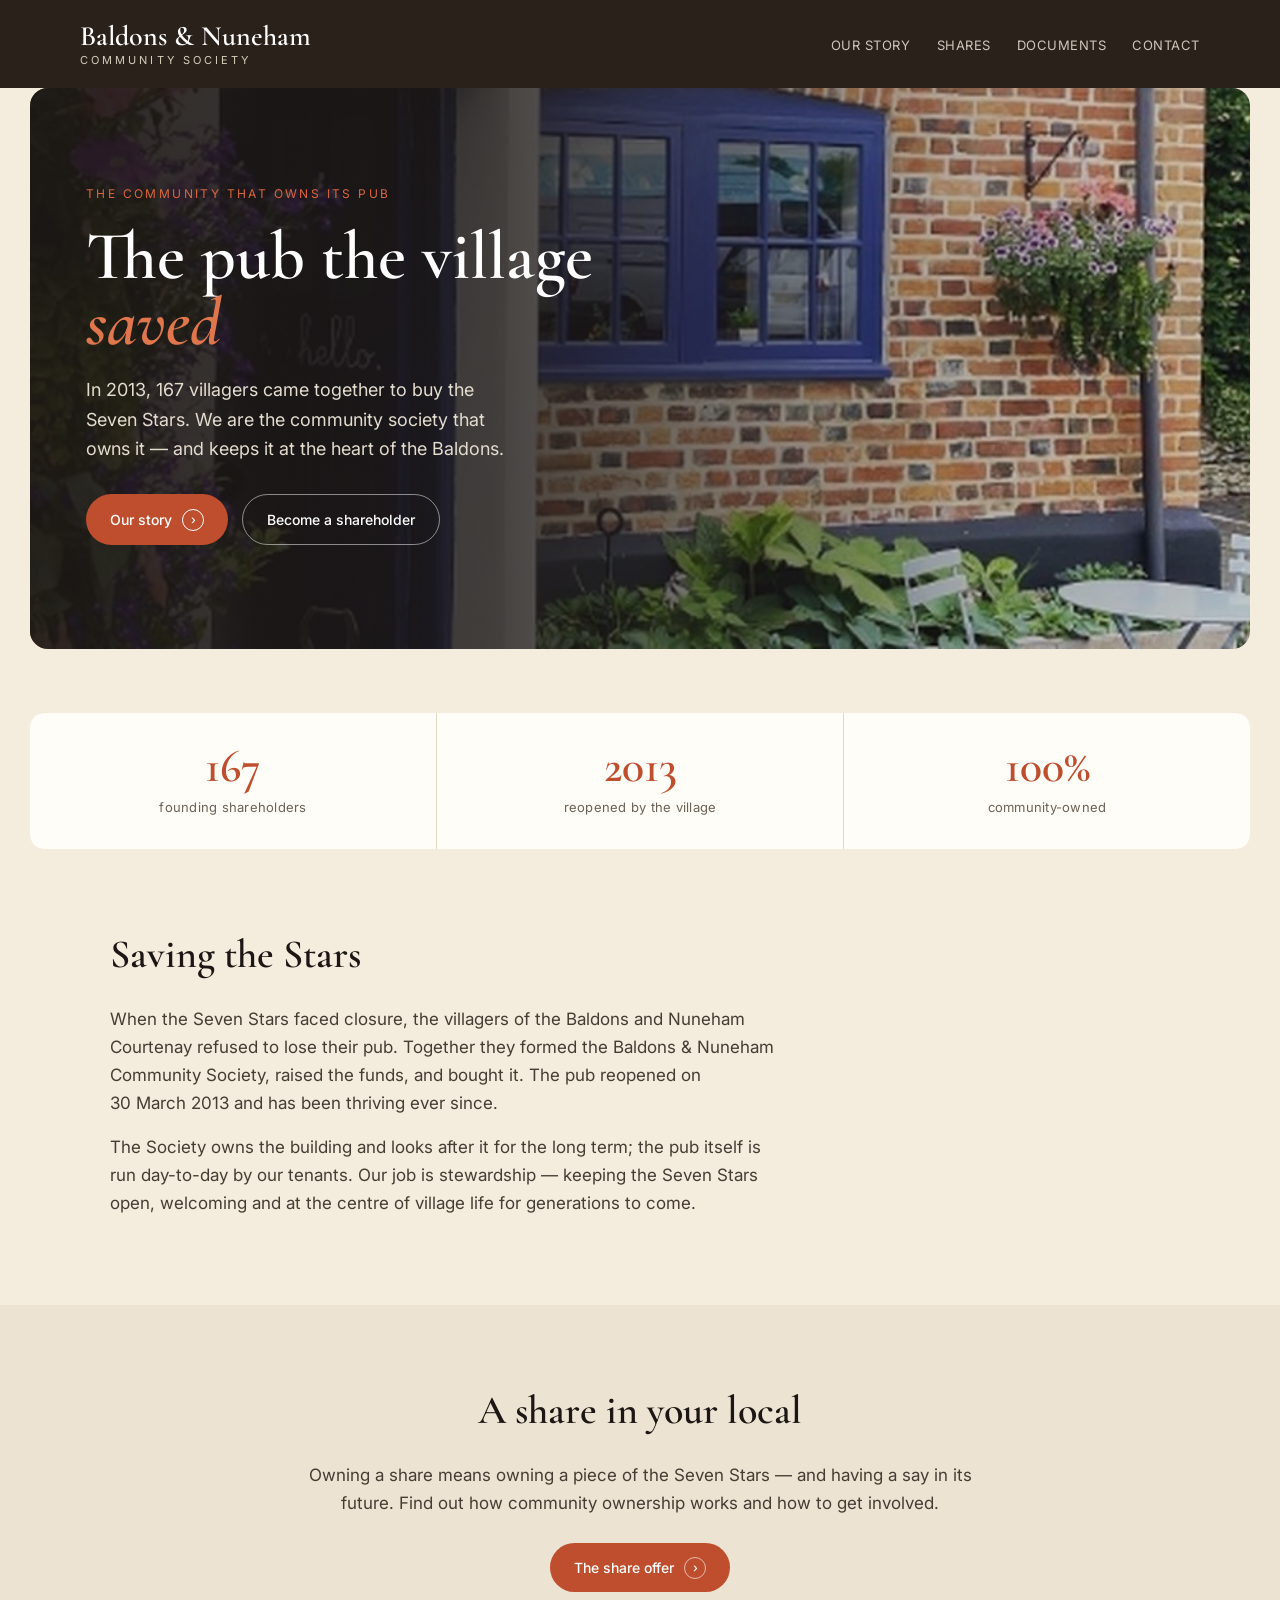
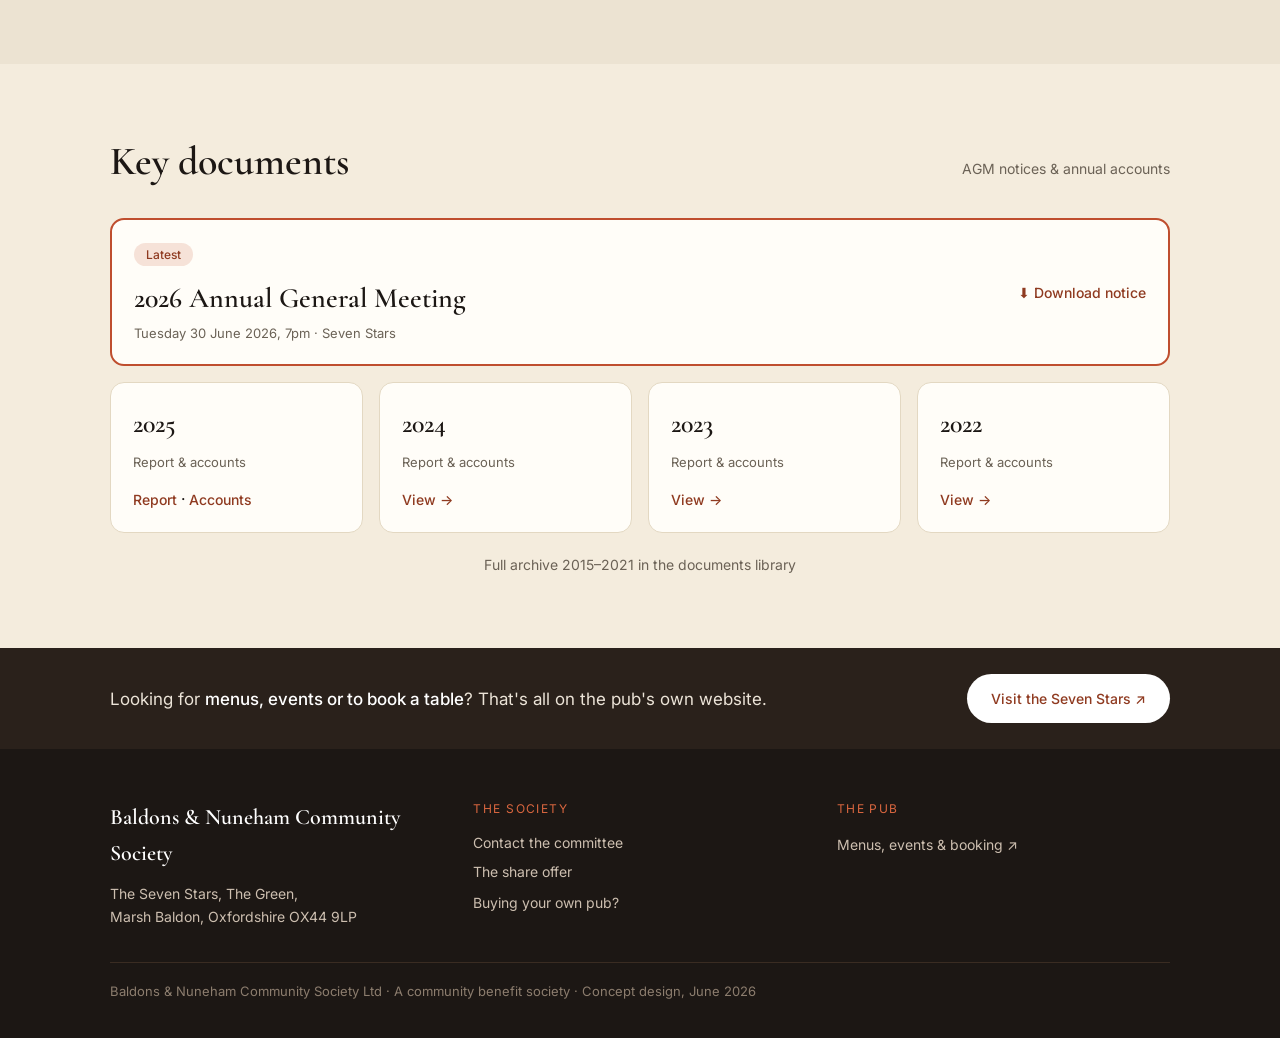
<file: index-terracotta.html>
<!DOCTYPE html>
<html lang="en">
<head>
<meta charset="utf-8">
<meta name="viewport" content="width=device-width, initial-scale=1">
<title>Baldons &amp; Nuneham Community Society — the Seven Stars (terracotta)</title>
<link rel="preconnect" href="https://fonts.googleapis.com">
<link rel="preconnect" href="https://fonts.gstatic.com" crossorigin>
<link href="https://fonts.googleapis.com/css2?family=Cormorant+Garamond:wght@500;600&family=Inter:wght@400;500&display=swap" rel="stylesheet">
<style>
  :root{
    --ink:#1c1714; --paper:#f4ecdd; --card:#fffdf8; --line:#e3d8c2;
    --brand:#2a211b; --accent:#bf4e2e; --accent-dk:#8f3a20; --muted:#6b6256;
  }
  *{box-sizing:border-box;}
  body{margin:0;font-family:'Inter',system-ui,-apple-system,sans-serif;color:var(--ink);background:var(--paper);line-height:1.65;}
  .serif{font-family:'Cormorant Garamond',Georgia,serif;font-weight:600;}
  a{color:inherit;}
  .wrap{max-width:1120px;margin:0 auto;padding:0 30px;}
  .btn{display:inline-flex;align-items:center;gap:10px;padding:13px 24px;border-radius:999px;font-size:14px;font-weight:500;text-decoration:none;}
  .btn .arr{display:inline-flex;align-items:center;justify-content:center;width:22px;height:22px;border-radius:50%;border:1px solid currentColor;font-size:12px;}
  .mark{display:flex;flex-direction:column;line-height:1;}
  .mark .m1{font-family:'Cormorant Garamond',serif;font-weight:600;font-size:28px;color:#fff;}
  .mark .m2{font-size:11px;letter-spacing:.28em;text-transform:uppercase;color:#d8cdbb;margin-top:5px;}
  .band{background:var(--brand);}
  .topnav{display:flex;align-items:center;justify-content:space-between;padding:22px 0;}
  .topnav nav a{color:#ece4d8;text-decoration:none;font-size:13px;letter-spacing:.04em;margin-left:26px;text-transform:uppercase;opacity:.85;}
  .topnav nav a:hover{opacity:1;}
  .hero{position:relative;margin:0 30px;border-radius:18px;overflow:hidden;}
  .hero .bg{position:absolute;inset:0;background:url('assets/hero-pub.jpg') center/cover no-repeat;}
  .hero .veil{position:absolute;inset:0;background:linear-gradient(90deg, rgba(28,23,20,.93) 0%, rgba(28,23,20,.8) 38%, rgba(28,23,20,.3) 75%, rgba(28,23,20,.16) 100%);}
  .hero .inner{position:relative;padding:96px 56px 104px;max-width:620px;}
  .eyebrow{color:#d9663f;font-size:12px;letter-spacing:.2em;text-transform:uppercase;margin-bottom:20px;}
  .hero h1{font-size:68px;line-height:.98;color:#fff;margin:0 0 18px;}
  .hero h1 .em{color:#e0764d;font-style:italic;}
  .hero p{color:#e4dccf;font-size:18px;max-width:440px;margin:0 0 30px;}
  .hero .ctas{display:flex;gap:14px;flex-wrap:wrap;}
  .stats{display:grid;grid-template-columns:repeat(3,1fr);gap:1px;background:var(--line);margin:64px 30px 0;border-radius:14px;overflow:hidden;}
  .stat{background:var(--card);padding:30px 18px;text-align:center;}
  .stat .n{font-size:46px;color:var(--accent);line-height:1;}
  .stat .l{font-size:13px;color:var(--muted);margin-top:8px;letter-spacing:.02em;}
  section.block{padding:72px 0;}
  h2.head{font-size:40px;margin:0 0 18px;}
  .lede{max-width:680px;font-size:17px;color:#473c33;}
  .lede p{margin:0 0 16px;}
  .docs-head{display:flex;align-items:baseline;justify-content:space-between;margin-bottom:24px;}
  .docs-head span{color:var(--muted);font-size:14px;}
  .doc{background:var(--card);border:1px solid var(--line);border-radius:14px;padding:20px 22px;text-decoration:none;color:var(--ink);display:block;transition:border-color .15s,transform .15s;}
  .doc:hover{border-color:var(--accent);transform:translateY(-2px);}
  .doc.featured{border:2px solid var(--accent);display:flex;align-items:center;justify-content:space-between;margin-bottom:16px;}
  .pill{background:#f6e2d8;color:var(--accent-dk);font-size:12px;font-weight:500;padding:4px 12px;border-radius:999px;}
  .dl{color:var(--accent-dk);font-size:14px;font-weight:500;text-decoration:none;}
  .grid{display:grid;grid-template-columns:repeat(4,1fr);gap:16px;}
  .doc .yr{font-size:26px;}
  .doc .sub{font-size:13px;color:var(--muted);margin:6px 0 12px;}
  .shares{background:#ece3d2;text-align:center;}
  .shares .lede{margin:0 auto 26px;}
  .pubstrip{background:var(--brand);color:#ece4d8;}
  .pubstrip .wrap{display:flex;align-items:center;justify-content:space-between;gap:20px;padding:26px 30px;flex-wrap:wrap;}
  .pubstrip .t{font-size:17px;}
  .pubstrip .t b{font-weight:500;color:#fff;}
  footer{background:var(--ink);color:#cdbfb0;padding:50px 0 36px;}
  .fgrid{display:grid;grid-template-columns:repeat(3,1fr);gap:30px;}
  footer .fh{font-size:12px;letter-spacing:.12em;text-transform:uppercase;color:#d9663f;margin-bottom:12px;}
  footer a{color:#cdbfb0;text-decoration:none;font-size:14px;}
  footer a:hover{color:#fff;}
  .fname{font-size:22px;color:#fff;margin-bottom:10px;}
  .legal{border-top:1px solid #3a2c22;margin-top:34px;padding-top:18px;font-size:13px;color:#8c7d6e;}
  @media(max-width:780px){
    .hero{margin:0 14px;} .hero .inner{padding:60px 28px 64px;} .hero h1{font-size:44px;}
    .hero .veil{background:linear-gradient(180deg, rgba(28,23,20,.82), rgba(28,23,20,.9));}
    .stats{grid-template-columns:1fr;margin:48px 14px 0;} .grid{grid-template-columns:repeat(2,1fr);}
    .fgrid{grid-template-columns:1fr;} .topnav nav{display:none;} .doc.featured{flex-direction:column;align-items:flex-start;gap:14px;}
  }
</style>
</head>
<body>

<div class="band">
  <div class="wrap topnav">
    <div class="mark"><span class="m1">Baldons &amp; Nuneham</span><span class="m2">Community Society</span></div>
    <nav><a href="#story">Our story</a><a href="#shares">Shares</a><a href="#docs">Documents</a><a href="#visit">Contact</a></nav>
  </div>
</div>

<div class="hero">
  <div class="bg"></div>
  <div class="veil"></div>
  <div class="inner">
    <div class="eyebrow">The community that owns its pub</div>
    <h1 class="serif">The pub the village <span class="em">saved</span></h1>
    <p>In 2013, 167 villagers came together to buy the Seven Stars. We are the community society that owns it — and keeps it at the heart of the Baldons.</p>
    <div class="ctas">
      <a class="btn" style="background:var(--accent);color:#fff;" href="#story">Our story <span class="arr">›</span></a>
      <a class="btn" style="background:transparent;color:#fff;border:1px solid rgba(255,255,255,.5);" href="#shares">Become a shareholder</a>
    </div>
  </div>
</div>

<div class="stats">
  <div class="stat"><div class="n serif">167</div><div class="l">founding shareholders</div></div>
  <div class="stat"><div class="n serif">2013</div><div class="l">reopened by the village</div></div>
  <div class="stat"><div class="n serif">100%</div><div class="l">community-owned</div></div>
</div>

<section class="block" id="story">
  <div class="wrap">
    <h2 class="head serif">Saving the Stars</h2>
    <div class="lede">
      <p>When the Seven Stars faced closure, the villagers of the Baldons and Nuneham Courtenay refused to lose their pub. Together they formed the Baldons &amp; Nuneham Community Society, raised the funds, and bought it. The pub reopened on 30&nbsp;March&nbsp;2013 and has been thriving ever since.</p>
      <p>The Society owns the building and looks after it for the long term; the pub itself is run day-to-day by our tenants. Our job is stewardship — keeping the Seven Stars open, welcoming and at the centre of village life for generations to come.</p>
    </div>
  </div>
</section>

<section class="block shares" id="shares">
  <div class="wrap">
    <h2 class="head serif">A share in your local</h2>
    <div class="lede">Owning a share means owning a piece of the Seven Stars — and having a say in its future. Find out how community ownership works and how to get involved.</div>
    <a class="btn" style="background:var(--accent);color:#fff;" href="https://bncsltd.com/pages/open-shares-offer/">The share offer <span class="arr" style="border-color:rgba(255,255,255,.6);">›</span></a>
  </div>
</section>

<section class="block" id="docs" style="padding-top:64px;">
  <div class="wrap">
    <div class="docs-head"><h2 class="head serif" style="margin:0;">Key documents</h2><span>AGM notices &amp; annual accounts</span></div>

    <a class="doc featured" href="https://bncsltd.com/wp-content/uploads/2026/05/BNCS-AGM-Notice-2026.pdf">
      <div>
        <span class="pill">Latest</span>
        <div class="serif" style="font-size:28px;margin-top:8px;">2026 Annual General Meeting</div>
        <div class="sub" style="margin:2px 0 0;">Tuesday 30 June 2026, 7pm · Seven Stars</div>
      </div>
      <span class="dl">⬇ Download notice</span>
    </a>

    <div class="grid">
      <div class="doc"><div class="yr serif">2025</div><div class="sub">Report &amp; accounts</div><a class="dl" href="https://bncsltd.com/wp-content/uploads/2025/07/Committee-Report-2025-for-AGM-Final.pdf">Report</a> · <a class="dl" href="https://bncsltd.com/wp-content/uploads/2025/07/BNCS-accounts-202425-for-AGM.pdf">Accounts</a></div>
      <div class="doc"><div class="yr serif">2024</div><div class="sub">Report &amp; accounts</div><a class="dl" href="https://bncsltd.com/documents-for-2024-agm/">View →</a></div>
      <div class="doc"><div class="yr serif">2023</div><div class="sub">Report &amp; accounts</div><a class="dl" href="https://bncsltd.com/documents-for-2023-agm/">View →</a></div>
      <div class="doc"><div class="yr serif">2022</div><div class="sub">Report &amp; accounts</div><a class="dl" href="https://bncsltd.com/pages/documents-for-the-bncs-ltd-2022-agm/">View →</a></div>
    </div>
    <div style="text-align:center;margin-top:20px;color:var(--muted);font-size:14px;">Full archive 2015–2021 in the documents library</div>
  </div>
</section>

<div class="pubstrip">
  <div class="wrap">
    <div class="t">Looking for <b>menus, events or to book a table</b>? That's all on the pub's own website.</div>
    <a class="btn" style="background:#fff;color:var(--accent-dk);" href="http://sevenstarsatmarshbaldon.co.uk/">Visit the Seven Stars ↗</a>
  </div>
</div>

<footer id="visit">
  <div class="wrap">
    <div class="fgrid">
      <div>
        <div class="fname serif">Baldons &amp; Nuneham Community Society</div>
        <div style="font-size:14px;">The Seven Stars, The Green,<br>Marsh Baldon, Oxfordshire OX44 9LP</div>
      </div>
      <div>
        <div class="fh">The Society</div>
        <a href="#" style="display:block;margin-bottom:6px;">Contact the committee</a>
        <a href="https://bncsltd.com/pages/open-shares-offer/" style="display:block;margin-bottom:6px;">The share offer</a>
        <a href="#">Buying your own pub?</a>
      </div>
      <div>
        <div class="fh">The pub</div>
        <a href="http://sevenstarsatmarshbaldon.co.uk/">Menus, events &amp; booking ↗</a>
      </div>
    </div>
    <div class="legal">Baldons &amp; Nuneham Community Society Ltd · A community benefit society · Concept design, June 2026</div>
  </div>
</footer>

</body>
</html>
</file>
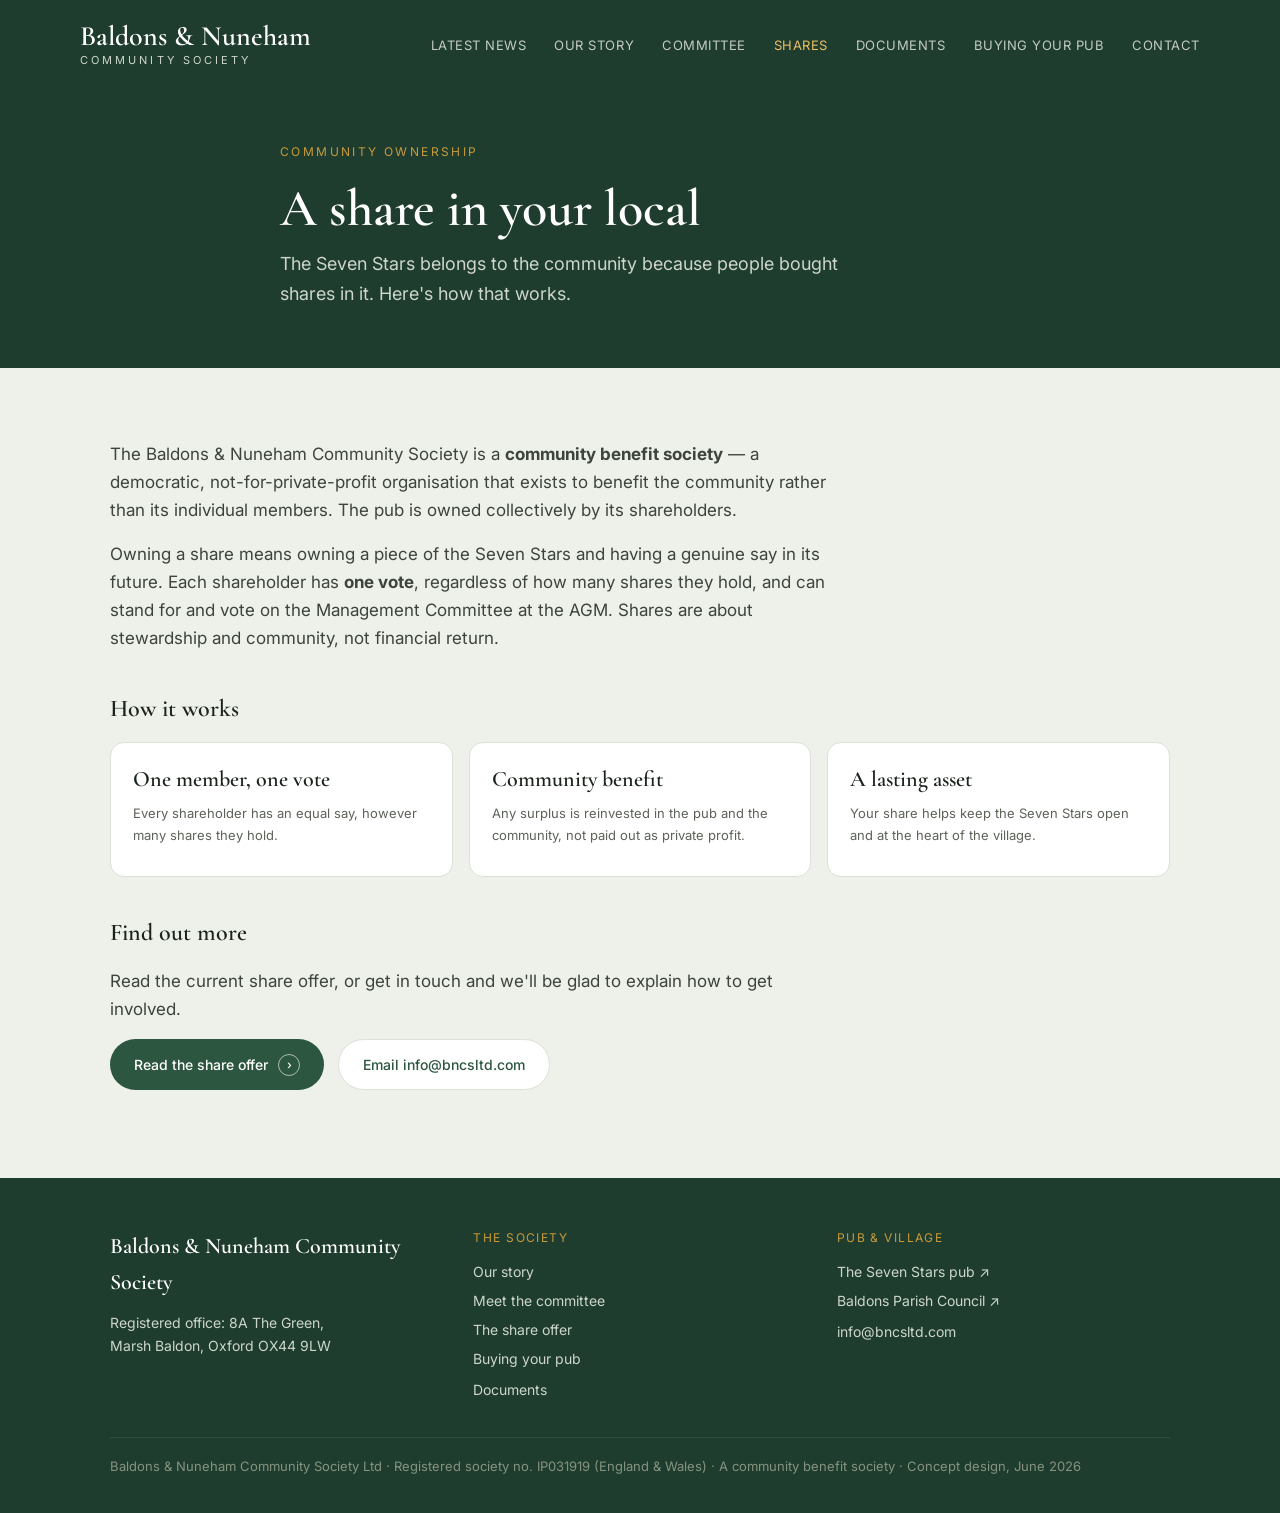
<file: shares.html>
<!DOCTYPE html>
<html lang="en">
<head>
<meta charset="utf-8">
<meta name="viewport" content="width=device-width, initial-scale=1">
<title>The share offer — Baldons &amp; Nuneham Community Society</title>
<link rel="stylesheet" href="assets/styles.css">
</head>
<body>

<div class="band">
  <div class="wrap topnav">
    <a class="mark" href="index.html"><span class="m1">Baldons &amp; Nuneham</span><span class="m2">Community Society</span></a>
    <nav>
      <a href="news.html">Latest news</a>
      <a href="story.html">Our story</a>
      <a href="committee.html">Committee</a>
      <a href="shares.html" class="active">Shares</a>
      <a href="documents.html">Documents</a>
      <a href="buying-your-pub.html">Buying your pub</a>
      <a href="contact.html">Contact</a>
    </nav>
    <button class="hamburger" id="menuBtn" aria-label="Open menu"><span></span><span></span><span></span></button>
  </div>
</div>

<div class="pagehead">
  <div class="wrap inner">
    <div class="eyebrow">Community ownership</div>
    <h1 class="serif">A share in your local</h1>
    <p>The Seven Stars belongs to the community because people bought shares in it. Here's how that works.</p>
  </div>
</div>

<section class="block">
  <div class="wrap">
    <div class="lede">
      <p>The Baldons &amp; Nuneham Community Society is a <strong>community benefit society</strong> — a democratic, not-for-private-profit organisation that exists to benefit the community rather than its individual members. The pub is owned collectively by its shareholders.</p>
      <p>Owning a share means owning a piece of the Seven Stars and having a genuine say in its future. Each shareholder has <strong>one vote</strong>, regardless of how many shares they hold, and can stand for and vote on the Management Committee at the AGM. Shares are about stewardship and community, not financial return.</p>
    </div>

    <h3 class="sub serif">How it works</h3>
    <div class="grid" style="grid-template-columns:repeat(3,1fr);">
      <div class="doc"><div class="serif" style="font-size:22px;">One member, one vote</div><div class="sub2" style="margin-top:6px;">Every shareholder has an equal say, however many shares they hold.</div></div>
      <div class="doc"><div class="serif" style="font-size:22px;">Community benefit</div><div class="sub2" style="margin-top:6px;">Any surplus is reinvested in the pub and the community, not paid out as private profit.</div></div>
      <div class="doc"><div class="serif" style="font-size:22px;">A lasting asset</div><div class="sub2" style="margin-top:6px;">Your share helps keep the Seven Stars open and at the heart of the village.</div></div>
    </div>

    <h3 class="sub serif">Find out more</h3>
    <div class="lede">
      <p>Read the current share offer, or get in touch and we'll be glad to explain how to get involved.</p>
      <p style="display:flex;gap:14px;flex-wrap:wrap;margin-top:6px;">
        <a class="btn btn-green" href="document-library/BNCS-Open-Share-Offer-2026.pdf">Read the share offer <span class="arr" style="border-color:rgba(255,255,255,.6);">›</span></a>
        <a class="btn" style="background:#fff;color:var(--green2);border:1px solid var(--line);" href="mailto:info@bncsltd.com">Email info@bncsltd.com</a>
      </p>
    </div>
  </div>
</section>

<footer>
  <div class="wrap">
    <div class="fgrid">
      <div>
        <div class="fname serif">Baldons &amp; Nuneham Community Society</div>
        <div style="font-size:14px;">Registered office: 8A The Green,<br>Marsh Baldon, Oxford OX44 9LW</div>
      </div>
      <div>
        <div class="fh">The Society</div>
        <a href="story.html" style="display:block;margin-bottom:6px;">Our story</a>
        <a href="committee.html" style="display:block;margin-bottom:6px;">Meet the committee</a>
        <a href="shares.html" style="display:block;margin-bottom:6px;">The share offer</a>
        <a href="buying-your-pub.html" style="display:block;margin-bottom:6px;">Buying your pub</a>
        <a href="documents.html">Documents</a>
      </div>
      <div>
        <div class="fh">Pub &amp; village</div>
        <a href="http://sevenstarsatmarshbaldon.co.uk/" style="display:block;margin-bottom:6px;">The Seven Stars pub ↗</a>
        <a href="https://baldonspc.org/" style="display:block;margin-bottom:6px;">Baldons Parish Council ↗</a>
        <a href="mailto:info@bncsltd.com">info@bncsltd.com</a>
      </div>
    </div>
    <div class="legal">Baldons &amp; Nuneham Community Society Ltd · Registered society no. IP031919 (England &amp; Wales) · A community benefit society · Concept design, June 2026</div>
  </div>
</footer>

<script>
var isMobile=window.innerWidth<=820;
document.querySelectorAll('a[href$=".pdf"]').forEach(function(a){
  if(!isMobile){a.setAttribute('target','_blank');}
});
var btn=document.getElementById('menuBtn');
var nav=document.querySelector('.topnav nav');
btn.addEventListener('click',function(){
  nav.classList.toggle('open');
  btn.classList.toggle('open');
});
</script>
</body>
</html>
</file>
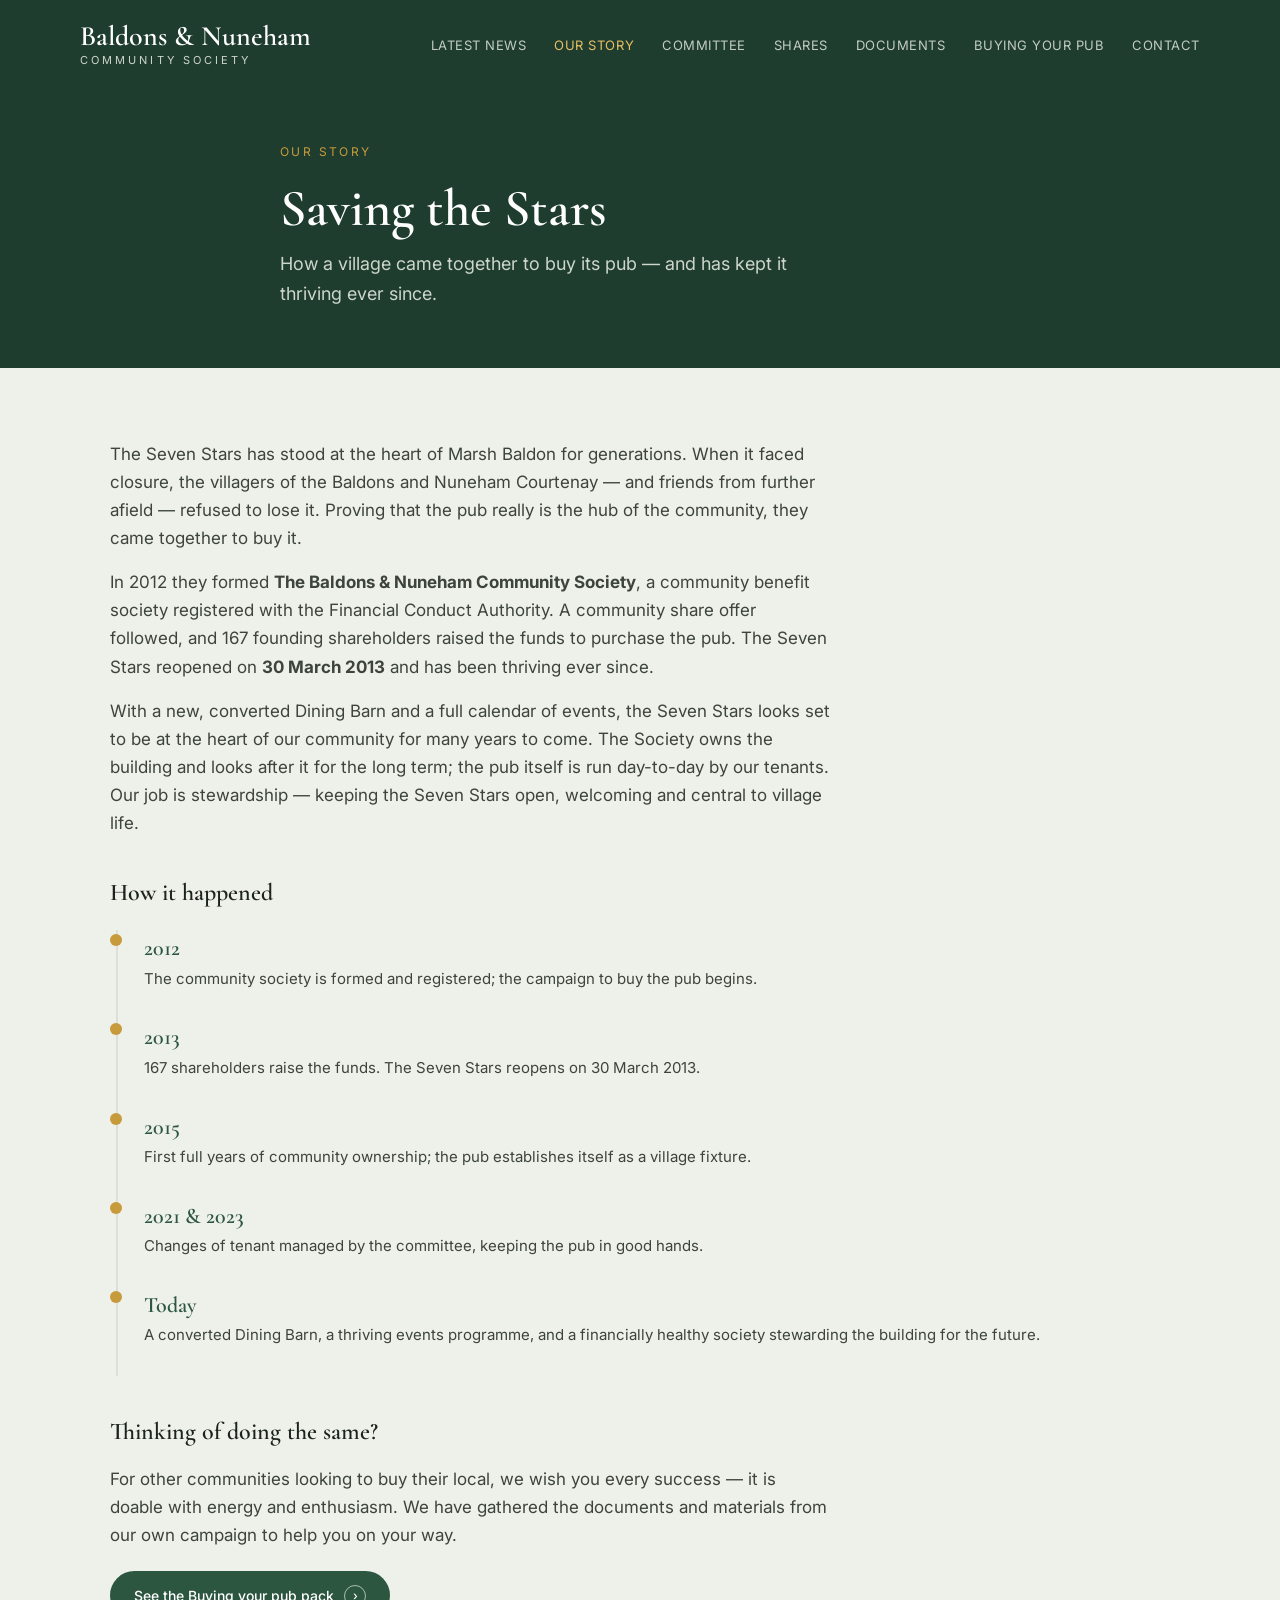
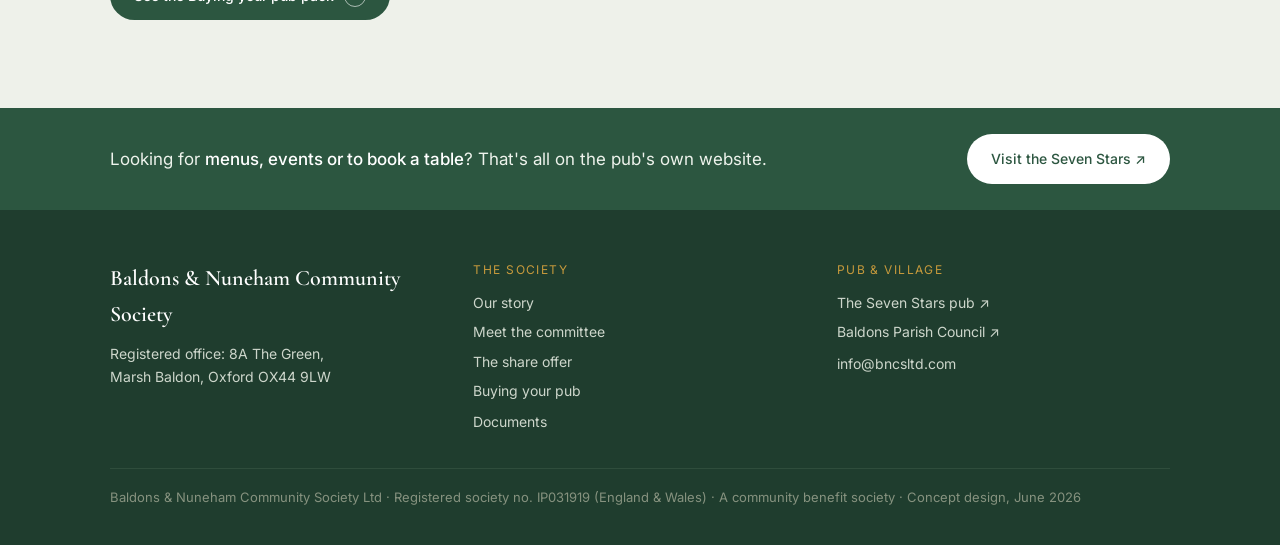
<file: story.html>
<!DOCTYPE html>
<html lang="en">
<head>
<meta charset="utf-8">
<meta name="viewport" content="width=device-width, initial-scale=1">
<title>Our story — Baldons &amp; Nuneham Community Society</title>
<link rel="stylesheet" href="assets/styles.css">
</head>
<body>

<div class="band">
  <div class="wrap topnav">
    <a class="mark" href="index.html"><span class="m1">Baldons &amp; Nuneham</span><span class="m2">Community Society</span></a>
    <nav>
      <a href="news.html">Latest news</a>
      <a href="story.html" class="active">Our story</a>
      <a href="committee.html">Committee</a>
      <a href="shares.html">Shares</a>
      <a href="documents.html">Documents</a>
      <a href="buying-your-pub.html">Buying your pub</a>
      <a href="contact.html">Contact</a>
    </nav>
    <button class="hamburger" id="menuBtn" aria-label="Open menu"><span></span><span></span><span></span></button>
  </div>
</div>

<div class="pagehead">
  <div class="wrap inner">
    <div class="eyebrow">Our story</div>
    <h1 class="serif">Saving the Stars</h1>
    <p>How a village came together to buy its pub — and has kept it thriving ever since.</p>
  </div>
</div>

<section class="block">
  <div class="wrap">
    <div class="lede">
      <p>The Seven Stars has stood at the heart of Marsh Baldon for generations. When it faced closure, the villagers of the Baldons and Nuneham Courtenay — and friends from further afield — refused to lose it. Proving that the pub really is the hub of the community, they came together to buy it.</p>
      <p>In 2012 they formed <strong>The Baldons &amp; Nuneham Community Society</strong>, a community benefit society registered with the Financial Conduct Authority. A community share offer followed, and 167 founding shareholders raised the funds to purchase the pub. The Seven Stars reopened on <strong>30 March 2013</strong> and has been thriving ever since.</p>
      <p>With a new, converted Dining Barn and a full calendar of events, the Seven Stars looks set to be at the heart of our community for many years to come. The Society owns the building and looks after it for the long term; the pub itself is run day-to-day by our tenants. Our job is stewardship — keeping the Seven Stars open, welcoming and central to village life.</p>
    </div>

    <h3 class="sub serif">How it happened</h3>
    <div class="timeline" style="margin-top:18px;">
      <div class="tl"><div class="yr serif">2012</div><div class="tx">The community society is formed and registered; the campaign to buy the pub begins.</div></div>
      <div class="tl"><div class="yr serif">2013</div><div class="tx">167 shareholders raise the funds. The Seven Stars reopens on 30 March 2013.</div></div>
      <div class="tl"><div class="yr serif">2015</div><div class="tx">First full years of community ownership; the pub establishes itself as a village fixture.</div></div>
      <div class="tl"><div class="yr serif">2021 &amp; 2023</div><div class="tx">Changes of tenant managed by the committee, keeping the pub in good hands.</div></div>
      <div class="tl"><div class="yr serif">Today</div><div class="tx">A converted Dining Barn, a thriving events programme, and a financially healthy society stewarding the building for the future.</div></div>
    </div>

    <h3 class="sub serif">Thinking of doing the same?</h3>
    <div class="lede">
      <p>For other communities looking to buy their local, we wish you every success — it is doable with energy and enthusiasm. We have gathered the documents and materials from our own campaign to help you on your way.</p>
      <p><a class="btn btn-green" href="buying-your-pub.html" style="margin-top:6px;">See the Buying your pub pack <span class="arr" style="border-color:rgba(255,255,255,.6);">›</span></a></p>
    </div>
  </div>
</section>

<div class="pubstrip">
  <div class="wrap">
    <div class="t">Looking for <b>menus, events or to book a table</b>? That's all on the pub's own website.</div>
    <a class="btn btn-light" href="http://sevenstarsatmarshbaldon.co.uk/">Visit the Seven Stars ↗</a>
  </div>
</div>

<footer>
  <div class="wrap">
    <div class="fgrid">
      <div>
        <div class="fname serif">Baldons &amp; Nuneham Community Society</div>
        <div style="font-size:14px;">Registered office: 8A The Green,<br>Marsh Baldon, Oxford OX44 9LW</div>
      </div>
      <div>
        <div class="fh">The Society</div>
        <a href="story.html" style="display:block;margin-bottom:6px;">Our story</a>
        <a href="committee.html" style="display:block;margin-bottom:6px;">Meet the committee</a>
        <a href="shares.html" style="display:block;margin-bottom:6px;">The share offer</a>
        <a href="buying-your-pub.html" style="display:block;margin-bottom:6px;">Buying your pub</a>
        <a href="documents.html">Documents</a>
      </div>
      <div>
        <div class="fh">Pub &amp; village</div>
        <a href="http://sevenstarsatmarshbaldon.co.uk/" style="display:block;margin-bottom:6px;">The Seven Stars pub ↗</a>
        <a href="https://baldonspc.org/" style="display:block;margin-bottom:6px;">Baldons Parish Council ↗</a>
        <a href="mailto:info@bncsltd.com">info@bncsltd.com</a>
      </div>
    </div>
    <div class="legal">Baldons &amp; Nuneham Community Society Ltd · Registered society no. IP031919 (England &amp; Wales) · A community benefit society · Concept design, June 2026</div>
  </div>
</footer>

<script>
var isMobile=window.innerWidth<=820;
document.querySelectorAll('a[href$=".pdf"]').forEach(function(a){
  if(!isMobile){a.setAttribute('target','_blank');}
});
var btn=document.getElementById('menuBtn');
var nav=document.querySelector('.topnav nav');
btn.addEventListener('click',function(){
  nav.classList.toggle('open');
  btn.classList.toggle('open');
});
</script>
</body>
</html>
</file>
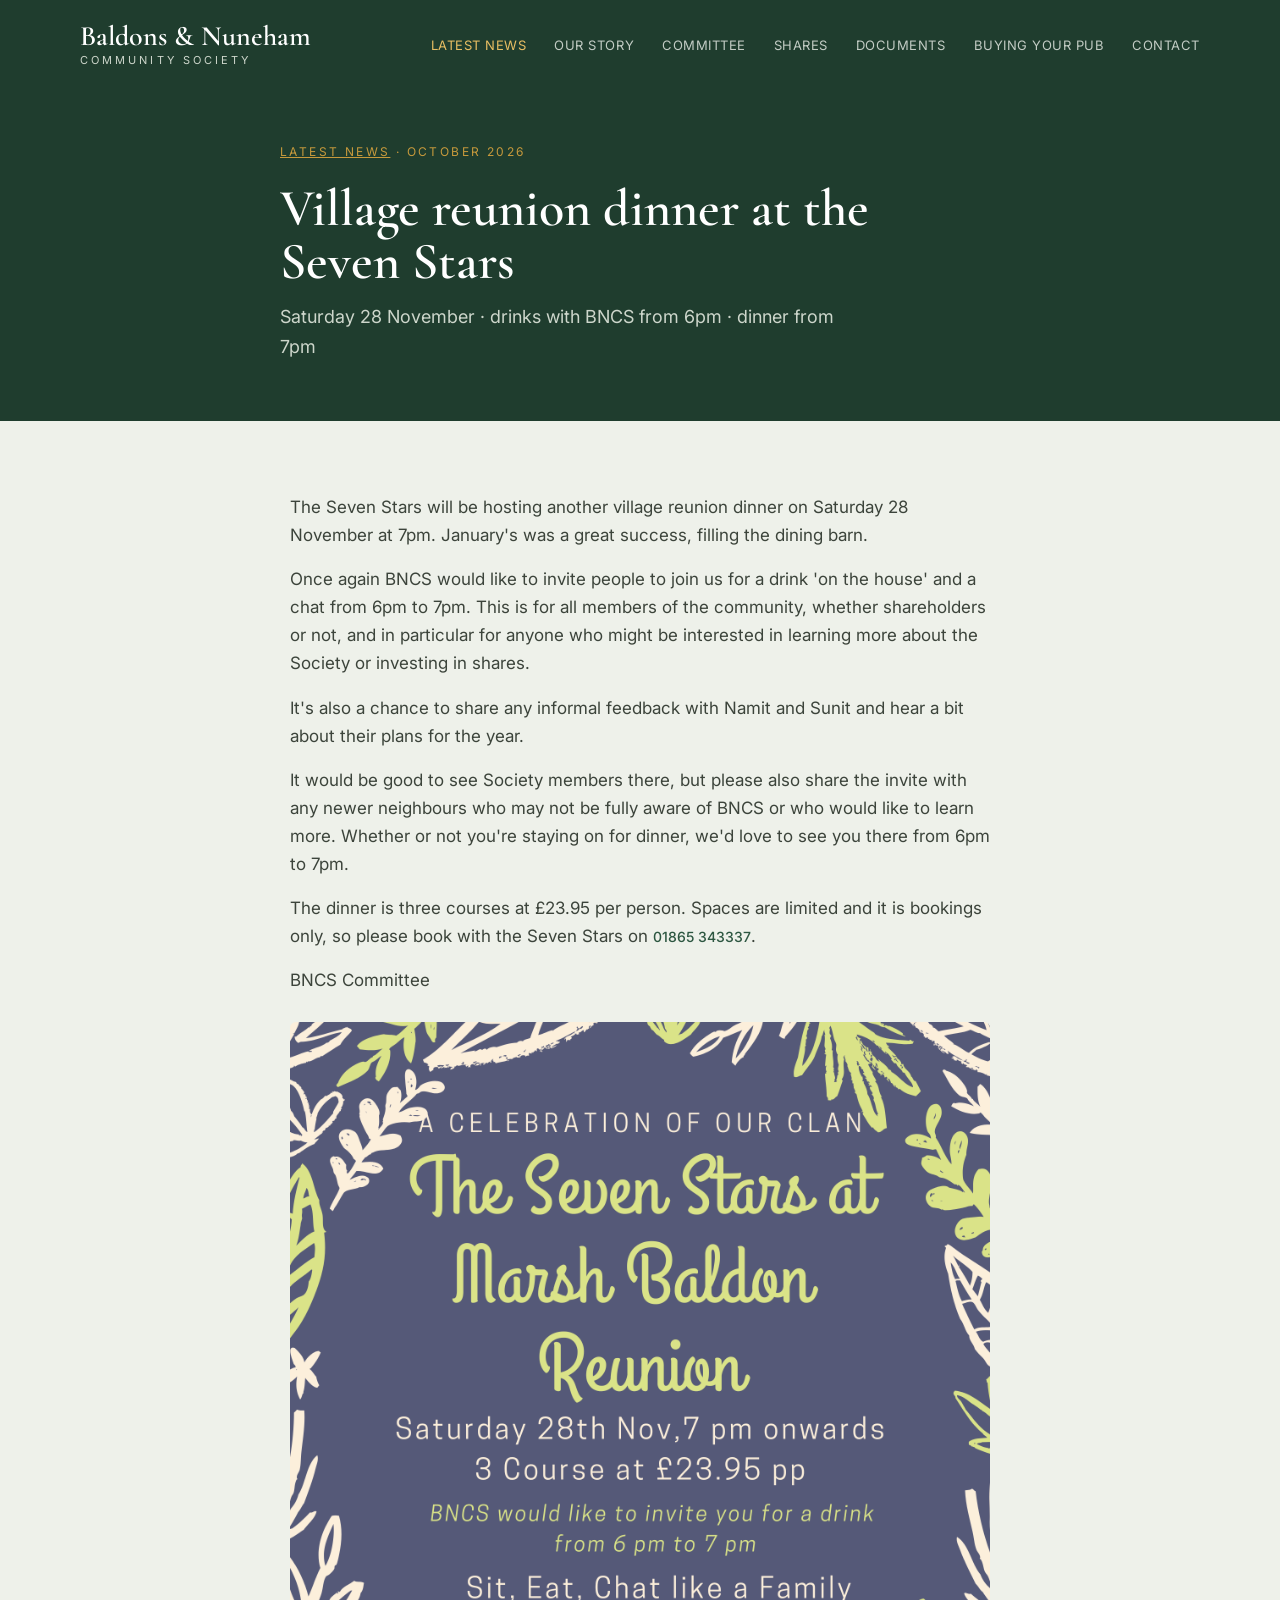
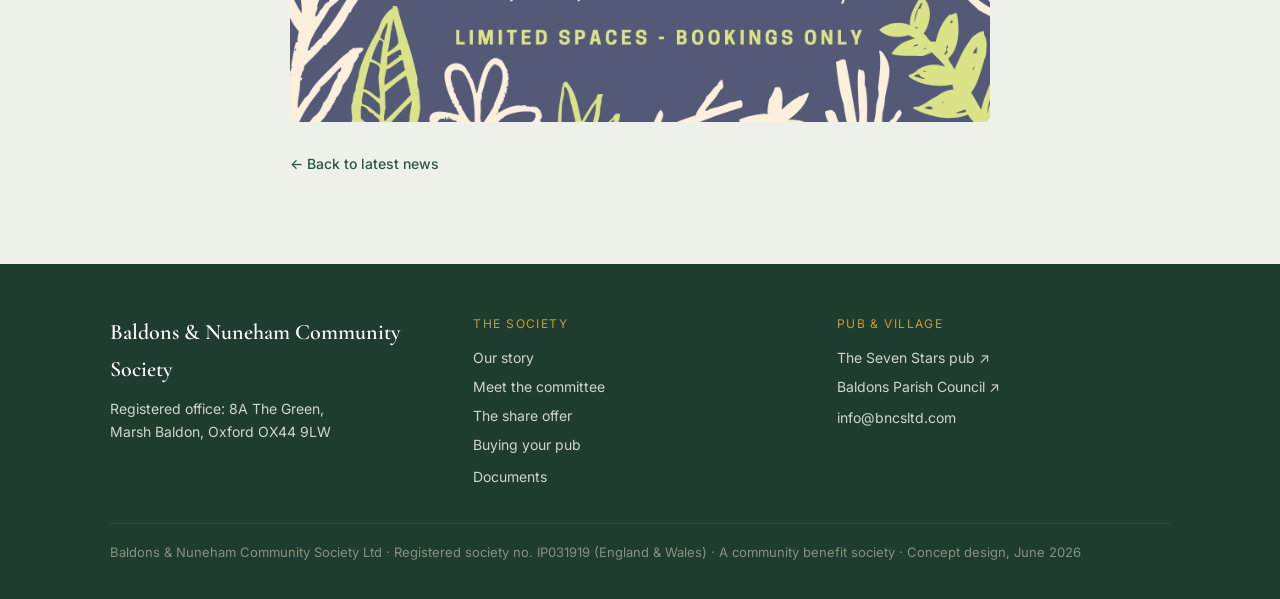
<file: village-reunion-2026.html>
<!DOCTYPE html>
<html lang="en">
<head>
<meta charset="utf-8">
<meta name="viewport" content="width=device-width, initial-scale=1">
<title>Village reunion dinner, 28 November — Baldons &amp; Nuneham Community Society</title>
<link rel="stylesheet" href="assets/styles.css">
</head>
<body>

<div class="band">
  <div class="wrap topnav">
    <a class="mark" href="index.html"><span class="m1">Baldons &amp; Nuneham</span><span class="m2">Community Society</span></a>
    <nav>
      <a href="news.html" class="active">Latest news</a>
      <a href="story.html">Our story</a>
      <a href="committee.html">Committee</a>
      <a href="shares.html">Shares</a>
      <a href="documents.html">Documents</a>
      <a href="buying-your-pub.html">Buying your pub</a>
      <a href="contact.html">Contact</a>
    </nav>
    <button class="hamburger" id="menuBtn" aria-label="Open menu"><span></span><span></span><span></span></button>
  </div>
</div>

<div class="pagehead">
  <div class="wrap inner">
    <div class="eyebrow"><a href="news.html" style="color:inherit;">Latest news</a> · October 2026</div>
    <h1 class="serif">Village reunion dinner at the Seven Stars</h1>
    <p>Saturday 28 November · drinks with BNCS from 6pm · dinner from 7pm</p>
  </div>
</div>

<section class="block">
  <div class="wrap" style="max-width:760px;">
    <div class="lede">
      <p>The Seven Stars will be hosting another village reunion dinner on Saturday 28 November at 7pm. January's was a great success, filling the dining barn.</p>
      <p>Once again BNCS would like to invite people to join us for a drink 'on the house' and a chat from 6pm to 7pm. This is for all members of the community, whether shareholders or not, and in particular for anyone who might be interested in learning more about the Society or investing in shares.</p>
      <p>It's also a chance to share any informal feedback with Namit and Sunit and hear a bit about their plans for the year.</p>
      <p>It would be good to see Society members there, but please also share the invite with any newer neighbours who may not be fully aware of BNCS or who would like to learn more. Whether or not you're staying on for dinner, we'd love to see you there from 6pm to 7pm.</p>
      <p>The dinner is three courses at £23.95 per person. Spaces are limited and it is bookings only, so please book with the Seven Stars on <a class="dl" href="tel:+441865343337">01865 343337</a>.</p>
      <p>BNCS Committee</p>
    </div>
    <img src="document-library/village-reunion-flyer-nov-2026.png" alt="Flyer: A celebration of our clan. The Seven Stars at Marsh Baldon Reunion. Saturday 28th November, 7pm onwards. Three courses at £23.95 per person. BNCS would like to invite you for a drink from 6pm to 7pm. Sit, eat, chat like a family. Limited spaces, bookings only." style="width:100%;height:auto;display:block;margin:28px 0;border-radius:6px;">
    <p><a class="dl" href="news.html">← Back to latest news</a></p>
  </div>
</section>

<footer>
  <div class="wrap">
    <div class="fgrid">
      <div>
        <div class="fname serif">Baldons &amp; Nuneham Community Society</div>
        <div style="font-size:14px;">Registered office: 8A The Green,<br>Marsh Baldon, Oxford OX44 9LW</div>
      </div>
      <div>
        <div class="fh">The Society</div>
        <a href="story.html" style="display:block;margin-bottom:6px;">Our story</a>
        <a href="committee.html" style="display:block;margin-bottom:6px;">Meet the committee</a>
        <a href="shares.html" style="display:block;margin-bottom:6px;">The share offer</a>
        <a href="buying-your-pub.html" style="display:block;margin-bottom:6px;">Buying your pub</a>
        <a href="documents.html">Documents</a>
      </div>
      <div>
        <div class="fh">Pub &amp; village</div>
        <a href="http://sevenstarsatmarshbaldon.co.uk/" style="display:block;margin-bottom:6px;">The Seven Stars pub ↗</a>
        <a href="https://baldonspc.org/" style="display:block;margin-bottom:6px;">Baldons Parish Council ↗</a>
        <a href="mailto:info@bncsltd.com">info@bncsltd.com</a>
      </div>
    </div>
    <div class="legal">Baldons &amp; Nuneham Community Society Ltd · Registered society no. IP031919 (England &amp; Wales) · A community benefit society · Concept design, June 2026</div>
  </div>
</footer>

<script>
var btn = document.getElementById('menuBtn');
var nav = document.querySelector('.topnav nav');
btn.addEventListener('click', function() {
  nav.classList.toggle('open');
  btn.classList.toggle('open');
});
</script>
</body>
</html>
</file>
<file: assets/styles.css>
/* Baldons & Nuneham Community Society — shared styles (green & gold) */
@import url('https://fonts.googleapis.com/css2?family=Cormorant+Garamond:wght@500;600&family=Inter:wght@400;500&display=swap');

:root{
  --ink:#1b231d; --paper:#eef1ea; --card:#ffffff; --line:#dce0d6;
  --green:#1f3d2e; --green2:#2c5640; --gold:#c79a3c; --gold-dk:#9a7322; --muted:#5d6359;
}
*{box-sizing:border-box;}
body{margin:0;font-family:'Inter',system-ui,-apple-system,sans-serif;color:var(--ink);background:var(--paper);line-height:1.65;}
.serif{font-family:'Cormorant Garamond',Georgia,serif;font-weight:600;}
a{color:inherit;}
img{max-width:100%;display:block;}
.wrap{max-width:1120px;margin:0 auto;padding:0 30px;}

.btn{display:inline-flex;align-items:center;gap:10px;padding:13px 24px;border-radius:999px;font-size:14px;font-weight:500;text-decoration:none;border:none;cursor:pointer;}
.btn .arr{display:inline-flex;align-items:center;justify-content:center;width:22px;height:22px;border-radius:50%;border:1px solid currentColor;font-size:12px;}
.btn-gold{background:var(--gold);color:#2a2008;}
.btn-green{background:var(--green2);color:#fff;}
.btn-ghost{background:transparent;color:#fff;border:1px solid rgba(255,255,255,.5);}
.btn-light{background:#fff;color:var(--green2);}

/* header */
.band{background:var(--green);}
.topnav{display:flex;align-items:center;justify-content:space-between;padding:22px 0;}
.mark{display:flex;flex-direction:column;line-height:1;text-decoration:none;}
.mark .m1{font-family:'Cormorant Garamond',serif;font-weight:600;font-size:28px;color:#fff;}
.mark .m2{font-size:11px;letter-spacing:.28em;text-transform:uppercase;color:#cdd6cb;margin-top:5px;}
.topnav nav a{color:#e7ece6;text-decoration:none;font-size:13px;letter-spacing:.04em;margin-left:24px;text-transform:uppercase;opacity:.82;}
.topnav nav a:hover{opacity:1;}
.topnav nav a.active{color:#e8be63;opacity:1;}

/* home hero */
.hero{position:relative;margin:0 30px;border-radius:18px;overflow:hidden;}
.hero .bg{position:absolute;inset:0;background:url('hero-pub-wide.jpg') center 70%/cover no-repeat;}
.hero .veil{position:absolute;inset:0;background:linear-gradient(to top, rgba(20,38,28,.55) 0%, rgba(20,38,28,.28) 28%, rgba(20,38,28,.08) 55%, rgba(20,38,28,0) 80%);}
.hero .inner{position:relative;padding:220px 56px 140px;max-width:620px;}
.hero h1{text-shadow:0 1px 2px rgba(0,0,0,.55), 0 0 16px rgba(0,0,0,.5);}
.hero p{text-shadow:0 1px 2px rgba(0,0,0,.55), 0 0 14px rgba(0,0,0,.5);}
.eyebrow{color:var(--gold);font-size:12px;letter-spacing:.2em;text-transform:uppercase;margin-bottom:20px;}
.hero h1{font-size:68px;line-height:.98;color:#fff;margin:0 0 18px;}
.hero p{color:#dde3dc;font-size:18px;max-width:440px;margin:0 0 30px;}
.hero .ctas{display:flex;gap:14px;flex-wrap:wrap;}

/* inner page header */
.pagehead{background:var(--green);color:#fff;}
.pagehead .inner{padding:54px 0 60px;max-width:720px;}
.pagehead h1{font-size:52px;line-height:1.02;margin:0 0 14px;color:#fff;}
.pagehead p{color:#cdd6cb;font-size:18px;margin:0;max-width:560px;}

/* news banner */
.newsbar{display:flex;align-items:center;gap:16px;justify-content:space-between;background:#fff;border:1px solid var(--line);border-radius:12px;padding:16px 22px;text-decoration:none;color:var(--ink);flex-wrap:wrap;}
.newsbar .tag{background:#fbf1d8;color:var(--gold-dk);font-size:11px;font-weight:500;letter-spacing:.12em;text-transform:uppercase;padding:5px 12px;border-radius:999px;}
.newsbar .go{color:var(--green2);font-weight:500;font-size:14px;white-space:nowrap;}

/* stats */
.stats{display:grid;grid-template-columns:repeat(3,1fr);gap:1px;background:var(--line);margin:64px 30px 0;border-radius:14px;overflow:hidden;}
.stat{background:var(--card);padding:30px 18px;text-align:center;}
.stat .n{font-size:46px;color:var(--green2);line-height:1;}
.stat .l{font-size:13px;color:var(--muted);margin-top:8px;}

/* sections */
section.block{padding:72px 0;}
h2.head{font-size:40px;margin:0 0 18px;}
h3.sub{font-size:24px;margin:36px 0 14px;}
.lede{max-width:720px;font-size:17px;color:#3c443b;}
.lede p{margin:0 0 16px;}

/* shares band */
.shares{background:#e6ece2;text-align:center;}
.shares .lede{margin:0 auto 26px;}

/* documents */
.docs-head{display:flex;align-items:baseline;justify-content:space-between;margin-bottom:24px;flex-wrap:wrap;gap:8px;}
.docs-head span{color:var(--muted);font-size:14px;}
.doc{background:var(--card);border:1px solid var(--line);border-radius:14px;padding:18px 22px;text-decoration:none;color:var(--ink);display:block;transition:border-color .15s,transform .15s;}
.doc:hover{border-color:var(--green2);transform:translateY(-2px);}
.doc.featured{border:2px solid var(--green2);display:flex;align-items:center;justify-content:space-between;margin-bottom:16px;}
.pill{background:#e7efe7;color:var(--green2);font-size:12px;font-weight:500;padding:4px 12px;border-radius:999px;}
.dl{color:var(--green2);font-size:14px;font-weight:500;text-decoration:none;}
.grid{display:grid;grid-template-columns:repeat(4,1fr);gap:16px;}
.doc .yr{font-size:26px;}
.doc .sub2{font-size:13px;color:var(--muted);margin:6px 0 12px;}

/* document list rows */
.doclist{border:1px solid var(--line);border-radius:14px;overflow:hidden;background:#fff;}
.docrow{display:flex;align-items:center;justify-content:space-between;gap:14px;padding:15px 20px;border-bottom:1px solid var(--line);text-decoration:none;color:var(--ink);}
.docrow:last-child{border-bottom:none;}
.docrow:hover{background:#f6f8f3;}
.docrow .t{font-size:15px;}
.docrow .meta{font-size:12px;color:var(--muted);}
.docrow .ext{font-size:11px;font-weight:500;color:var(--gold-dk);background:#fbf1d8;padding:3px 9px;border-radius:6px;text-transform:uppercase;white-space:nowrap;}

/* committee */
.team{display:grid;grid-template-columns:repeat(3,1fr);gap:22px;}
.member{background:#fff;border:1px solid var(--line);border-radius:14px;overflow:hidden;}
.member .photo{aspect-ratio:1/1;background:#dfe6dc;display:flex;align-items:center;justify-content:center;position:relative;overflow:hidden;}
.member .photo .initials{font-family:'Cormorant Garamond',serif;font-size:46px;color:#9aa89c;}
.member .photo img{position:absolute;inset:0;width:100%;height:100%;object-fit:contain;object-position:center;}
.member .body{padding:18px 20px;}
.member .name{font-family:'Cormorant Garamond',serif;font-size:24px;font-weight:600;}
.member .role{font-size:12px;letter-spacing:.08em;text-transform:uppercase;color:var(--gold-dk);margin:2px 0 10px;}
.member .bio{font-size:14px;color:#3c443b;}

/* timeline */
.timeline{border-left:2px solid var(--line);margin-left:6px;padding-left:26px;}
.tl{position:relative;padding-bottom:28px;}
.tl::before{content:'';position:absolute;left:-34px;top:4px;width:12px;height:12px;border-radius:50%;background:var(--gold);}
.tl .yr{font-family:'Cormorant Garamond',serif;font-size:22px;color:var(--green2);}
.tl .tx{font-size:15px;color:#3c443b;}

/* contact */
.contactcard{background:#fff;border:1px solid var(--line);border-radius:16px;padding:34px 36px;max-width:560px;}
.contactcard .big{font-family:'Cormorant Garamond',serif;font-size:30px;color:var(--green2);text-decoration:none;}

/* pub handoff strip */
.pubstrip{background:var(--green2);color:#eef3ec;}
.pubstrip .wrap{display:flex;align-items:center;justify-content:space-between;gap:20px;padding:26px 30px;flex-wrap:wrap;}
.pubstrip .t{font-size:17px;}
.pubstrip .t b{font-weight:500;color:#fff;}

/* footer */
footer{background:var(--green);color:#cdd6cb;padding:50px 0 36px;}
.fgrid{display:grid;grid-template-columns:repeat(3,1fr);gap:30px;}
footer .fh{font-size:12px;letter-spacing:.12em;text-transform:uppercase;color:var(--gold);margin-bottom:12px;}
footer a{color:#cdd6cb;text-decoration:none;font-size:14px;}
footer a:hover{color:#fff;}
.fname{font-size:22px;color:#fff;margin-bottom:10px;}
.legal{border-top:1px solid #2f4d3c;margin-top:34px;padding-top:18px;font-size:13px;color:#86927f;}

@media(max-width:820px){
  .hero{margin:0 14px;} .hero .inner{padding:140px 26px 100px;} .hero h1{font-size:42px;}
  .hero .veil{background:linear-gradient(to top, rgba(20,38,28,.6) 0%, rgba(20,38,28,.3) 45%, rgba(20,38,28,.05) 80%, rgba(20,38,28,0) 100%);}
  .pagehead h1{font-size:38px;}
  .stats{grid-template-columns:1fr;margin:46px 14px 0;}
  .grid{grid-template-columns:repeat(2,1fr);}
  .team{grid-template-columns:1fr 1fr;}
  .fgrid{grid-template-columns:1fr;}
  .topnav nav{display:none;}
  .topnav nav.open{display:flex;flex-direction:column;position:absolute;top:70px;left:0;right:0;background:var(--green);z-index:100;padding:10px 0 18px;}
  .topnav nav.open a{margin:0;padding:12px 24px;opacity:1;font-size:14px;border-bottom:1px solid rgba(255,255,255,.08);}
  .topnav nav.open a:last-child{border-bottom:none;}
  .topnav{position:relative;}
  .hamburger{display:flex;flex-direction:column;justify-content:center;gap:5px;width:38px;height:38px;background:none;border:1px solid rgba(255,255,255,.3);border-radius:8px;cursor:pointer;padding:8px;}
  .hamburger span{display:block;height:2px;background:#e7ece6;border-radius:2px;transition:transform .2s,opacity .2s;}
  .hamburger.open span:nth-child(1){transform:translateY(7px) rotate(45deg);}
  .hamburger.open span:nth-child(2){opacity:0;}
  .hamburger.open span:nth-child(3){transform:translateY(-7px) rotate(-45deg);}
  .doc.featured{flex-direction:column;align-items:flex-start;gap:14px;}
}
@media(min-width:821px){.hamburger{display:none;}}
@media(max-width:520px){ .team{grid-template-columns:1fr;} .grid{grid-template-columns:1fr;} }
</file>
